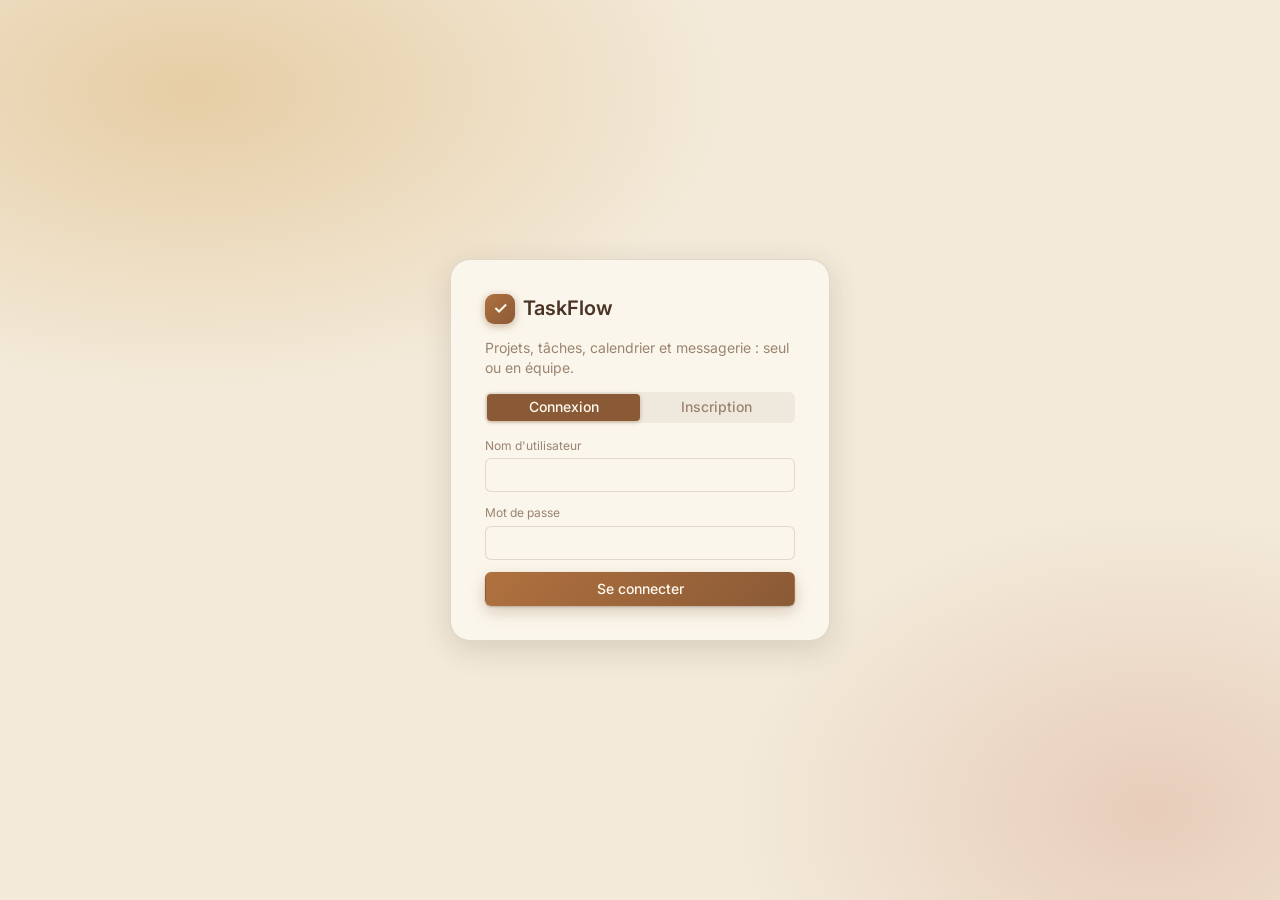
<file: frontend/index.html>
<!doctype html>
<html lang="fr">
<head>
  <meta charset="utf-8">
  <meta name="viewport" content="width=device-width, initial-scale=1">
  <title>TaskFlow</title>
  <link rel="preconnect" href="https://fonts.googleapis.com">
  <link rel="preconnect" href="https://fonts.gstatic.com" crossorigin>
  <link href="https://fonts.googleapis.com/css2?family=Inter:wght@400;500;600;700&display=swap" rel="stylesheet">
  <meta name="theme-color" content="#8a5a36">
  <link rel="manifest" href="manifest.webmanifest">
  <link rel="icon" href="icons/icon.svg" type="image/svg+xml">
  <link rel="apple-touch-icon" href="icons/apple-touch-icon.png">
  <link rel="stylesheet" href="css/style.css">
  <script src="config.js"></script>
  <script>
    // Filet de sécurité : une erreur JavaScript ne doit jamais laisser un écran vide sans explication.
    (function () {
      function show(msg) {
        var b = document.getElementById("fatal");
        if (!b) { b = document.createElement("div"); b.id = "fatal"; b.setAttribute("role", "alert"); document.body.appendChild(b); }
        b.textContent = "Erreur d'affichage : " + msg + " — rechargez la page avec Cmd+Maj+R (ou Ctrl+F5). Si le problème persiste, signalez ce message.";
      }
      window.addEventListener("error", function (e) { show(e.message || "script introuvable"); });
      window.addEventListener("unhandledrejection", function (e) { show((e.reason && e.reason.message) || String(e.reason)); });
    })();
  </script>
</head>
<body>
  <div id="auth" hidden>
    <div class="auth-card">
      <div class="brand big"><span class="logo">✓</span> TaskFlow</div>
      <p class="muted">Projets, tâches, calendrier et messagerie : seul ou en équipe.</p>
      <div id="invite-banner" class="invite-banner" hidden></div>
      <div class="seg" id="auth-tabs">
        <button class="on" data-auth-tab="login">Connexion</button>
        <button data-auth-tab="register">Inscription</button>
      </div>
      <form id="login-form" class="stack">
        <label>Nom d'utilisateur<input name="username" required autocomplete="username"></label>
        <label>Mot de passe<input name="password" type="password" required autocomplete="current-password"></label>
        <button class="btn primary">Se connecter</button>
      </form>
      <form id="register-form" class="stack" hidden>
        <label>Nom d'utilisateur<input name="username" required autocomplete="username"></label>
        <label>Email<input name="email" type="email" required autocomplete="email"></label>
        <label>Mot de passe<input name="password" type="password" required minlength="8" autocomplete="new-password"></label>
        <button class="btn primary">Créer mon compte</button>
      </form>
    </div>
  </div>

  <div id="app" hidden>
    <aside id="sidebar"></aside>
    <main>
      <header id="toolbar"></header>
      <section id="view"></section>
    </main>
    <aside id="panel"></aside>
  </div>

  <div id="dock" class="dock" hidden></div>
  <dialog id="modal"></dialog>
  <div id="toast" role="status" aria-live="polite"></div>
  <script type="module" src="js/app.js"></script>
</body>
</html>
</file>
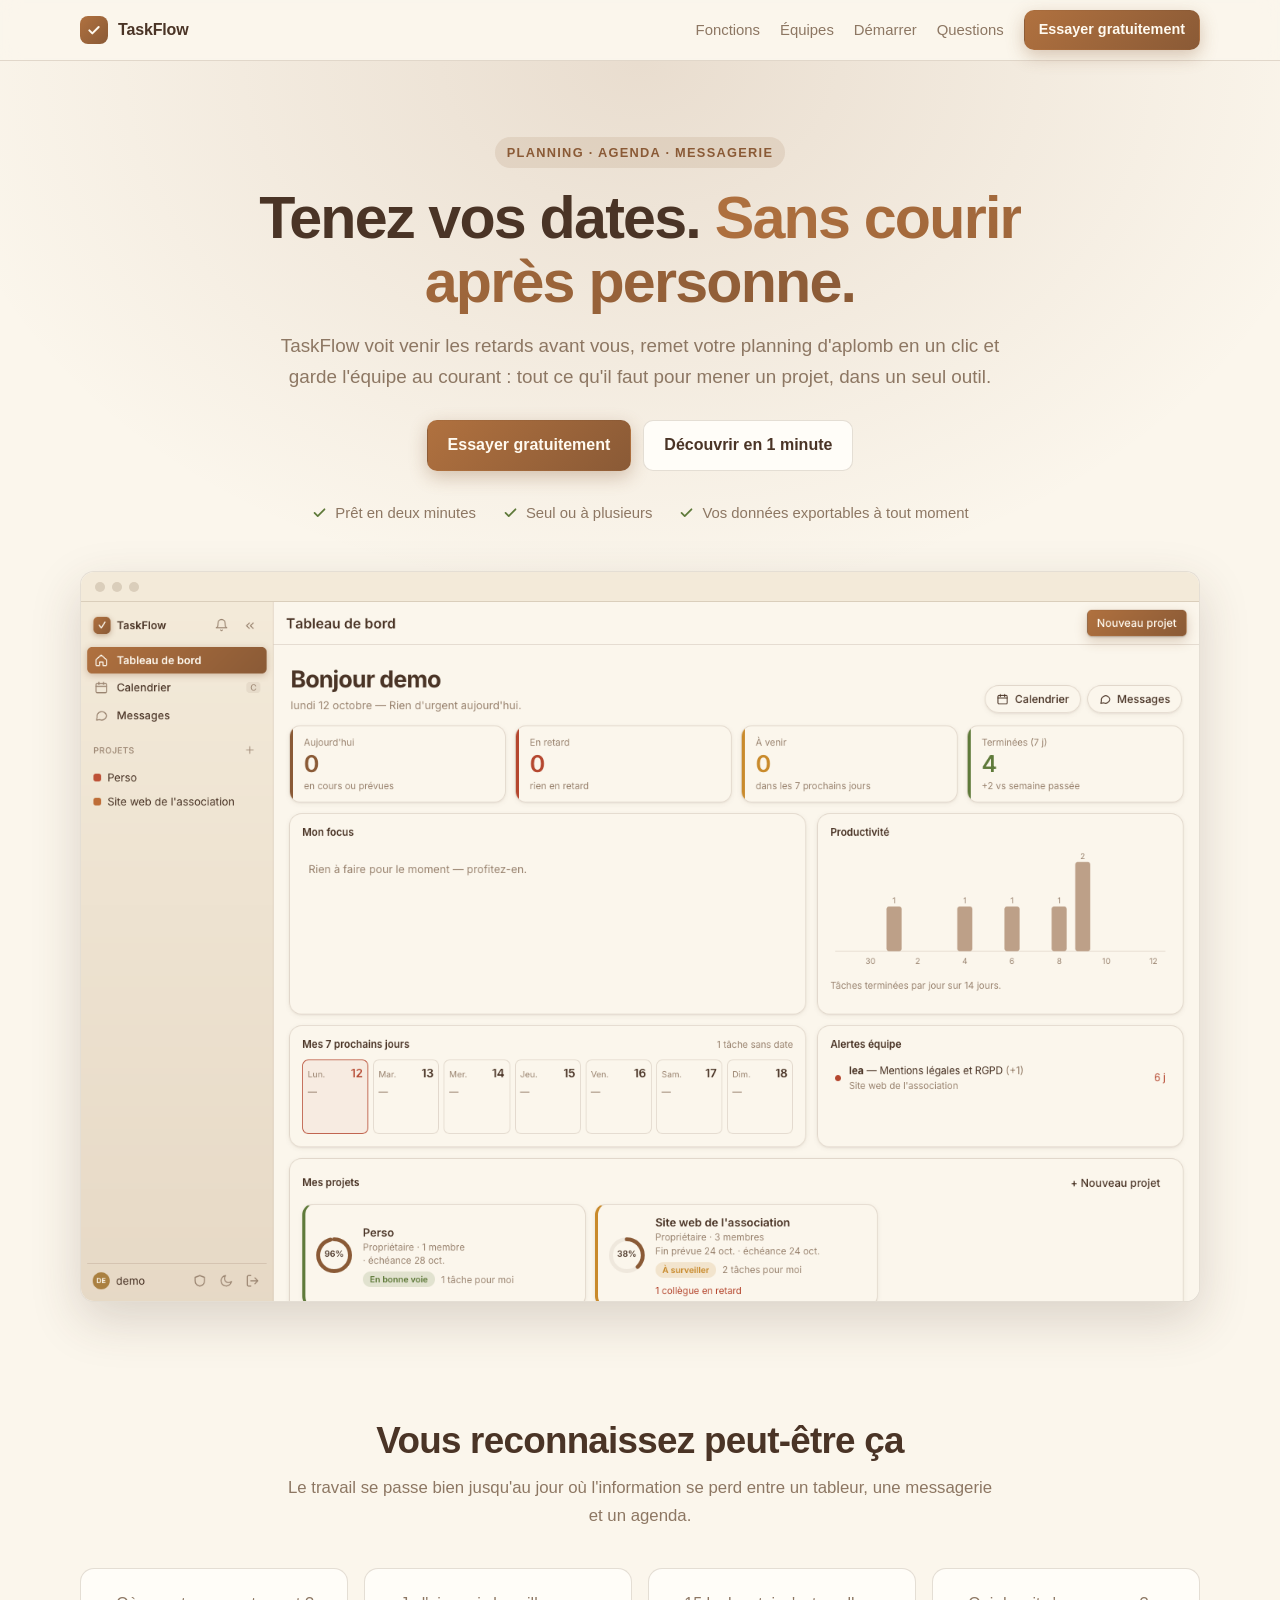
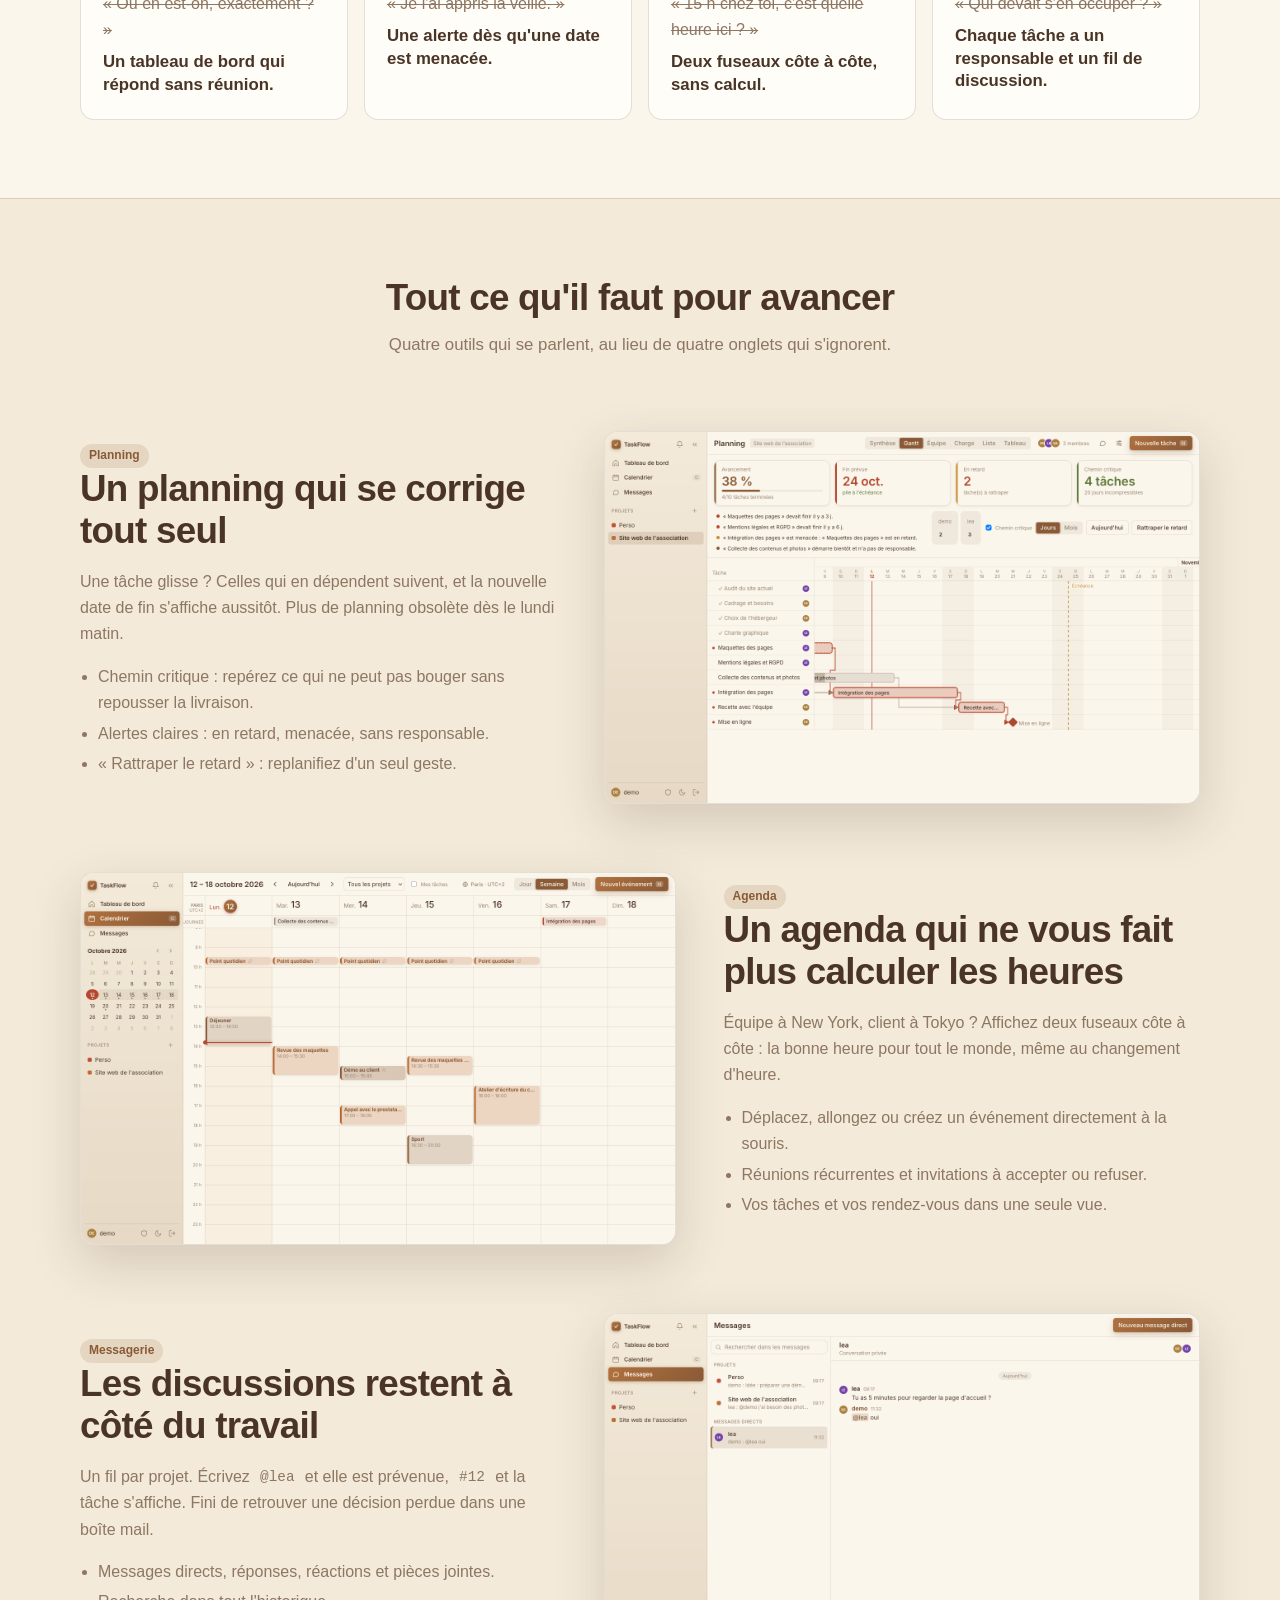
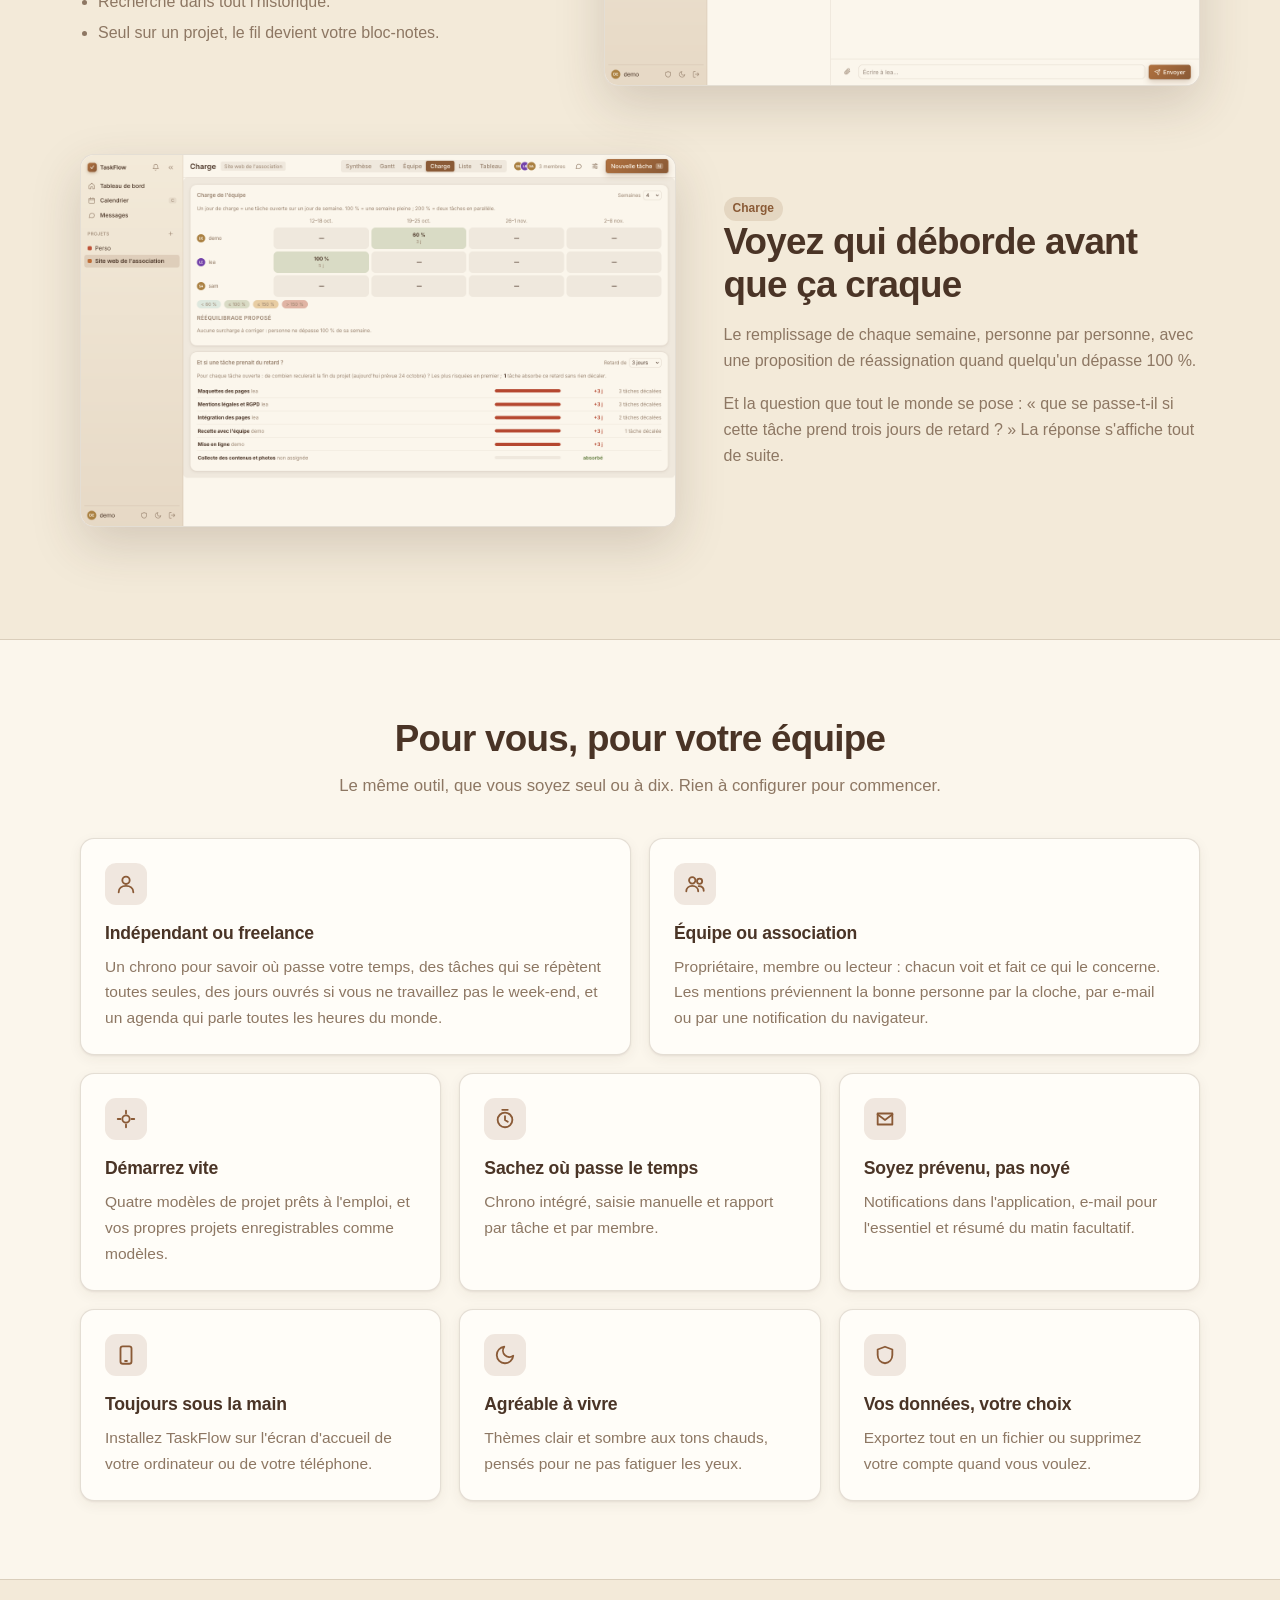
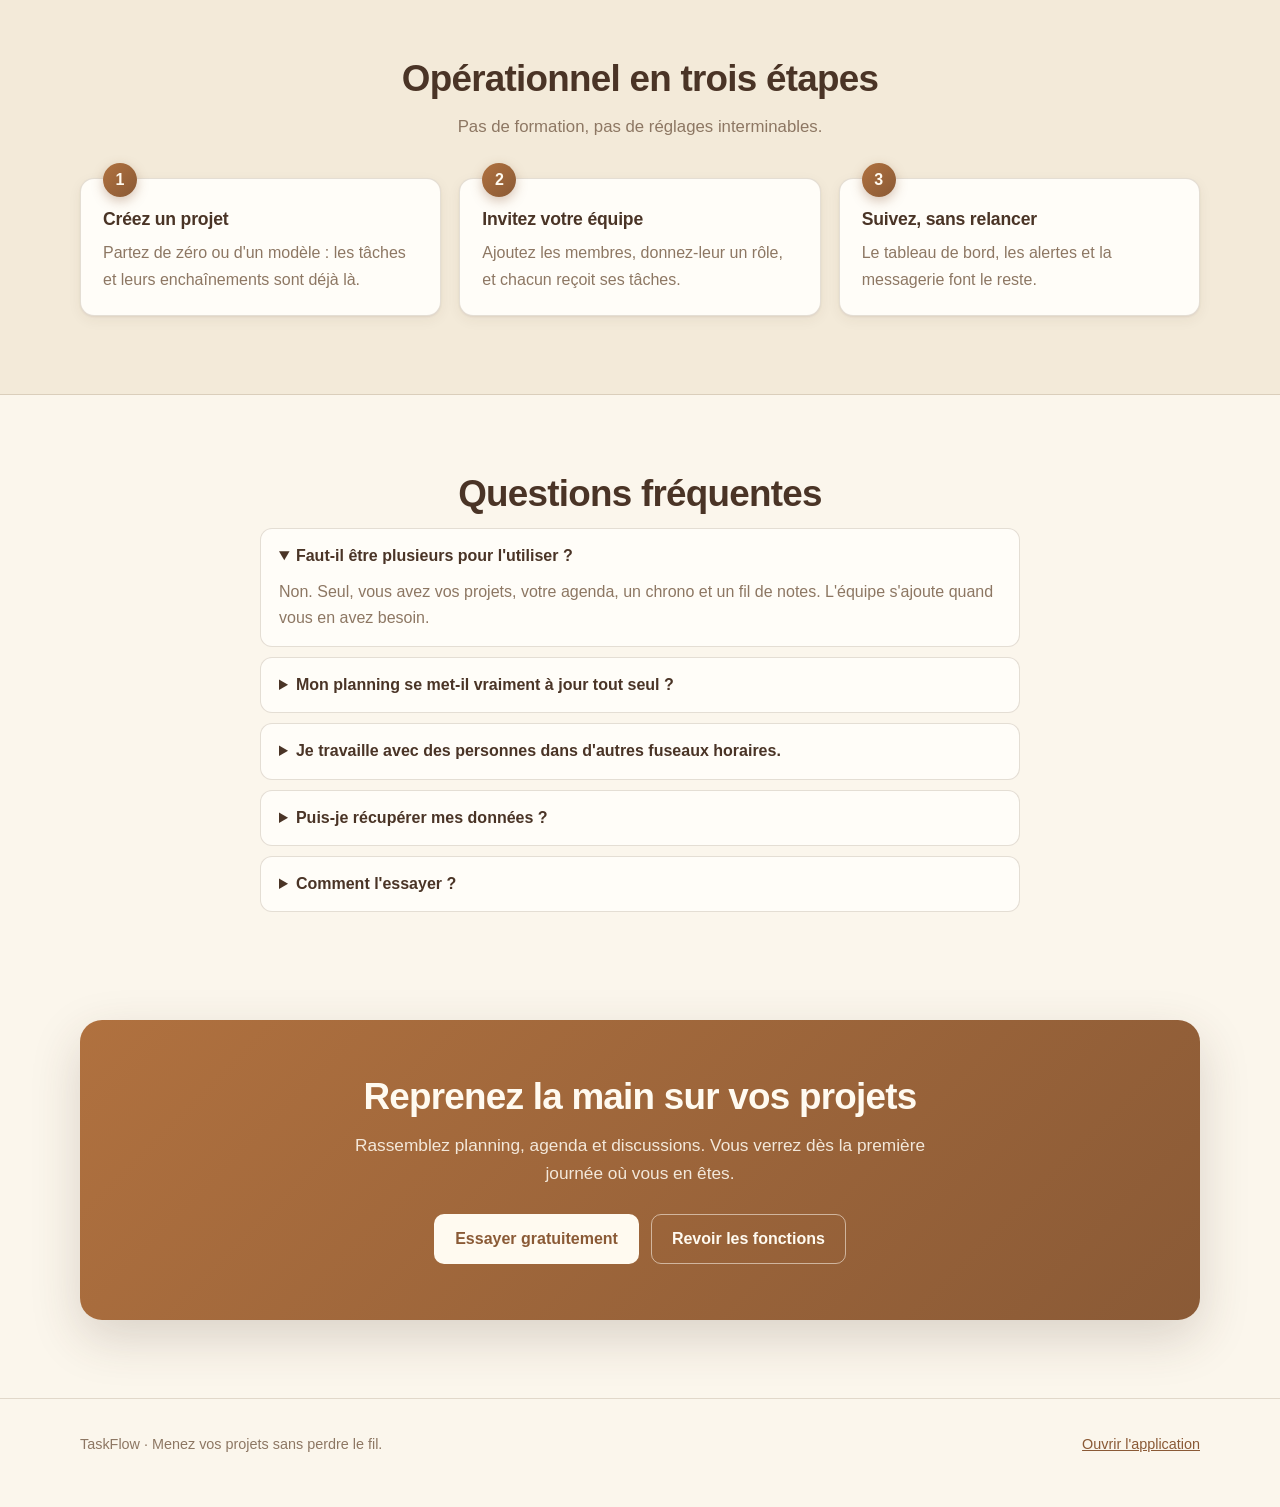
<file: frontend/vitrine/index.html>
<!doctype html>
<html lang="fr">
<head>
  <meta charset="utf-8">
  <meta name="viewport" content="width=device-width, initial-scale=1">
  <title>TaskFlow · Menez vos projets sans perdre le fil</title>
  <meta name="description" content="TaskFlow réunit planning Gantt, agenda à fuseaux horaires et messagerie d'équipe. Sachez où en est votre projet, prévenez les bonnes personnes, tenez vos dates.">
  <meta name="theme-color" content="#8a5a36">
  <link rel="icon" href="../icons/icon.svg" type="image/svg+xml">
  <link rel="stylesheet" href="vitrine.css">
  <style>
    .hero h1 { max-width: 14em; }
    .pains { display: grid; grid-template-columns: repeat(auto-fit, minmax(240px, 1fr)); gap: 16px; }
    .pain { padding: 22px; border-radius: 14px; background: var(--card); border: 1px solid var(--border); }
    .pain s { color: var(--muted); display: block; margin-bottom: 8px; }
    .pain b { display: block; font-size: 1.05rem; line-height: 1.35; }
    .steps { counter-reset: s; display: grid; grid-template-columns: repeat(auto-fit, minmax(240px, 1fr)); gap: 18px; }
    .step { position: relative; padding: 26px 22px 22px; background: var(--card); border: 1px solid var(--border); border-radius: 14px; box-shadow: var(--shadow-sm); }
    .step::before { counter-increment: s; content: counter(s); position: absolute; top: -16px; left: 22px; width: 34px; height: 34px; border-radius: 50%; background: var(--grad); color: var(--on-accent); font-weight: 700; display: grid; place-items: center; box-shadow: 0 4px 12px rgba(138, 90, 54, 0.35); }
    .step p { margin: 0; color: var(--muted); }
    .big-cta { background: var(--grad); color: var(--on-accent); border-radius: 22px; padding: 56px 24px; text-align: center; box-shadow: var(--shadow); }
    .big-cta h2 { color: var(--on-accent); }
    .big-cta p { color: var(--on-accent); opacity: 0.88; max-width: 34em; margin: 0 auto 26px; font-size: 1.08rem; }
    .big-cta .btn { background: var(--on-accent); color: var(--accent); border-color: transparent; }
    .big-cta .btn.line { background: transparent; color: var(--on-accent); border-color: rgba(255, 250, 240, 0.55); }
    .trust { display: flex; flex-wrap: wrap; gap: 10px 26px; justify-content: center; margin-top: 30px; color: var(--muted); font-size: 0.93rem; }
    .trust span { display: inline-flex; align-items: center; gap: 7px; }
    .trust svg { width: 17px; height: 17px; color: var(--ok); }
  </style>
</head>
<body>
<header class="top">
  <div class="wrap">
    <a class="brand" href="./"><span class="logo"><svg width="16" height="16" viewBox="0 0 24 24" fill="none" stroke="currentColor" stroke-width="3" stroke-linecap="round" stroke-linejoin="round"><path d="M5 12.5l4.5 4.5L19 7.5"/></svg></span>TaskFlow</a>
    <nav>
      <a class="hide-s" href="#fonctions">Fonctions</a>
      <a class="hide-s" href="#equipe">Équipes</a>
      <a class="hide-s" href="#demarrer">Démarrer</a>
      <a class="hide-s" href="#faq">Questions</a>
      <a class="btn primary sm" href="/app">Essayer gratuitement</a>
    </nav>
  </div>
</header>

<main>
  <section class="hero">
    <div class="wrap">
      <span class="eyebrow reveal">Planning · Agenda · Messagerie</span>
      <h1 class="reveal">Tenez vos dates. <em>Sans courir après personne.</em></h1>
      <p class="lead reveal">TaskFlow voit venir les retards avant vous, remet votre planning d'aplomb en un clic et garde l'équipe au courant : tout ce qu'il faut pour mener un projet, dans un seul outil.</p>
      <div class="cta reveal">
        <a class="btn primary" href="/app">Essayer gratuitement</a>
        <a class="btn" href="#fonctions">Découvrir en 1 minute</a>
      </div>
      <div class="trust reveal">
        <span><svg viewBox="0 0 24 24" fill="none" stroke="currentColor" stroke-width="2.5" stroke-linecap="round" stroke-linejoin="round"><path d="M5 12.5l4.5 4.5L19 7.5"/></svg>Prêt en deux minutes</span>
        <span><svg viewBox="0 0 24 24" fill="none" stroke="currentColor" stroke-width="2.5" stroke-linecap="round" stroke-linejoin="round"><path d="M5 12.5l4.5 4.5L19 7.5"/></svg>Seul ou à plusieurs</span>
        <span><svg viewBox="0 0 24 24" fill="none" stroke="currentColor" stroke-width="2.5" stroke-linecap="round" stroke-linejoin="round"><path d="M5 12.5l4.5 4.5L19 7.5"/></svg>Vos données exportables à tout moment</span>
      </div>
      <div class="shot reveal">
        <div class="bar"><i></i><i></i><i></i></div>
        <img src="img/accueil.png" alt="Tableau de bord TaskFlow : avancement, tâches du jour et projets en cours" width="1440" height="900">
      </div>
    </div>
  </section>

  <section>
    <div class="wrap">
      <div class="center">
        <h2>Vous reconnaissez peut-être ça</h2>
        <p class="sub">Le travail se passe bien jusqu'au jour où l'information se perd entre un tableur, une messagerie et un agenda.</p>
      </div>
      <div class="pains">
        <div class="pain"><s>« Où en est-on, exactement ? »</s><b>Un tableau de bord qui répond sans réunion.</b></div>
        <div class="pain"><s>« Je l'ai appris la veille. »</s><b>Une alerte dès qu'une date est menacée.</b></div>
        <div class="pain"><s>« 15 h chez toi, c'est quelle heure ici ? »</s><b>Deux fuseaux côte à côte, sans calcul.</b></div>
        <div class="pain"><s>« Qui devait s'en occuper ? »</s><b>Chaque tâche a un responsable et un fil de discussion.</b></div>
      </div>
    </div>
  </section>

  <section class="band" id="fonctions">
    <div class="wrap">
      <div class="center" style="margin-bottom:30px">
        <h2>Tout ce qu'il faut pour avancer</h2>
        <p class="sub">Quatre outils qui se parlent, au lieu de quatre onglets qui s'ignorent.</p>
      </div>

      <div class="feature">
        <div class="txt">
          <span class="tag">Planning</span>
          <h2>Un planning qui se corrige tout seul</h2>
          <p>Une tâche glisse ? Celles qui en dépendent suivent, et la nouvelle date de fin s'affiche aussitôt. Plus de planning obsolète dès le lundi matin.</p>
          <ul>
            <li>Chemin critique : repérez ce qui ne peut pas bouger sans repousser la livraison.</li>
            <li>Alertes claires : en retard, menacée, sans responsable.</li>
            <li>« Rattraper le retard » : replanifiez d'un seul geste.</li>
          </ul>
        </div>
        <div class="shot"><img src="img/gantt.png" alt="Diagramme de Gantt avec dépendances et chemin critique" width="1440" height="900"></div>
      </div>

      <div class="feature flip">
        <div class="txt">
          <span class="tag">Agenda</span>
          <h2>Un agenda qui ne vous fait plus calculer les heures</h2>
          <p>Équipe à New York, client à Tokyo ? Affichez deux fuseaux côte à côte : la bonne heure pour tout le monde, même au changement d'heure.</p>
          <ul>
            <li>Déplacez, allongez ou créez un événement directement à la souris.</li>
            <li>Réunions récurrentes et invitations à accepter ou refuser.</li>
            <li>Vos tâches et vos rendez-vous dans une seule vue.</li>
          </ul>
        </div>
        <div class="shot"><img src="img/calendrier.png" alt="Calendrier de la semaine avec événements récurrents et fuseau horaire" width="1440" height="900"></div>
      </div>

      <div class="feature">
        <div class="txt">
          <span class="tag">Messagerie</span>
          <h2>Les discussions restent à côté du travail</h2>
          <p>Un fil par projet. Écrivez <code>@lea</code> et elle est prévenue, <code>#12</code> et la tâche s'affiche. Fini de retrouver une décision perdue dans une boîte mail.</p>
          <ul>
            <li>Messages directs, réponses, réactions et pièces jointes.</li>
            <li>Recherche dans tout l'historique.</li>
            <li>Seul sur un projet, le fil devient votre bloc-notes.</li>
          </ul>
        </div>
        <div class="shot"><img src="img/messagerie.png" alt="Messagerie avec conversations de projet et messages directs" width="1440" height="900"></div>
      </div>

      <div class="feature flip">
        <div class="txt">
          <span class="tag">Charge</span>
          <h2>Voyez qui déborde avant que ça craque</h2>
          <p>Le remplissage de chaque semaine, personne par personne, avec une proposition de réassignation quand quelqu'un dépasse 100 %.</p>
          <p>Et la question que tout le monde se pose : « que se passe-t-il si cette tâche prend trois jours de retard ? » La réponse s'affiche tout de suite.</p>
        </div>
        <div class="shot"><img src="img/charge.png" alt="Charge de l'équipe par semaine et simulation de retard" width="1440" height="900"></div>
      </div>
    </div>
  </section>

  <section id="equipe">
    <div class="wrap">
      <div class="center">
        <h2>Pour vous, pour votre équipe</h2>
        <p class="sub">Le même outil, que vous soyez seul ou à dix. Rien à configurer pour commencer.</p>
      </div>
      <div class="grid g2">
        <div class="card">
          <div class="ico"><svg viewBox="0 0 24 24" fill="none" stroke="currentColor" stroke-width="2" stroke-linecap="round" stroke-linejoin="round"><circle cx="12" cy="8" r="4"/><path d="M4 21c0-4.4 3.6-7 8-7s8 2.6 8 7"/></svg></div>
          <h3>Indépendant ou freelance</h3>
          <p>Un chrono pour savoir où passe votre temps, des tâches qui se répètent toutes seules, des jours ouvrés si vous ne travaillez pas le week-end, et un agenda qui parle toutes les heures du monde.</p>
        </div>
        <div class="card">
          <div class="ico"><svg viewBox="0 0 24 24" fill="none" stroke="currentColor" stroke-width="2" stroke-linecap="round" stroke-linejoin="round"><circle cx="9" cy="8" r="3.5"/><circle cx="17" cy="9" r="2.8"/><path d="M2.5 20c0-3.6 2.9-6 6.5-6s6.5 2.4 6.5 6M16 14.4c3 0 5.5 1.7 5.5 5"/></svg></div>
          <h3>Équipe ou association</h3>
          <p>Propriétaire, membre ou lecteur : chacun voit et fait ce qui le concerne. Les mentions préviennent la bonne personne par la cloche, par e-mail ou par une notification du navigateur.</p>
        </div>
      </div>
      <div class="grid g3" style="margin-top:18px">
        <div class="card"><div class="ico"><svg viewBox="0 0 24 24" fill="none" stroke="currentColor" stroke-width="2" stroke-linecap="round" stroke-linejoin="round"><path d="M12 3v3M12 18v3M3 12h3M18 12h3"/><circle cx="12" cy="12" r="4"/></svg></div><h3>Démarrez vite</h3><p>Quatre modèles de projet prêts à l'emploi, et vos propres projets enregistrables comme modèles.</p></div>
        <div class="card"><div class="ico"><svg viewBox="0 0 24 24" fill="none" stroke="currentColor" stroke-width="2" stroke-linecap="round" stroke-linejoin="round"><circle cx="12" cy="13" r="8"/><path d="M12 9v4l3 2M9 2h6"/></svg></div><h3>Sachez où passe le temps</h3><p>Chrono intégré, saisie manuelle et rapport par tâche et par membre.</p></div>
        <div class="card"><div class="ico"><svg viewBox="0 0 24 24" fill="none" stroke="currentColor" stroke-width="2" stroke-linecap="round" stroke-linejoin="round"><path d="M4 6h16v12H4z"/><path d="M4 7l8 6 8-6"/></svg></div><h3>Soyez prévenu, pas noyé</h3><p>Notifications dans l'application, e-mail pour l'essentiel et résumé du matin facultatif.</p></div>
        <div class="card"><div class="ico"><svg viewBox="0 0 24 24" fill="none" stroke="currentColor" stroke-width="2" stroke-linecap="round" stroke-linejoin="round"><rect x="6" y="2.5" width="12" height="19" rx="2.5"/><path d="M11 18.5h2"/></svg></div><h3>Toujours sous la main</h3><p>Installez TaskFlow sur l'écran d'accueil de votre ordinateur ou de votre téléphone.</p></div>
        <div class="card"><div class="ico"><svg viewBox="0 0 24 24" fill="none" stroke="currentColor" stroke-width="2" stroke-linecap="round" stroke-linejoin="round"><path d="M21 12.8A9 9 0 1 1 11.2 3 7 7 0 0 0 21 12.8z"/></svg></div><h3>Agréable à vivre</h3><p>Thèmes clair et sombre aux tons chauds, pensés pour ne pas fatiguer les yeux.</p></div>
        <div class="card"><div class="ico"><svg viewBox="0 0 24 24" fill="none" stroke="currentColor" stroke-width="2" stroke-linecap="round" stroke-linejoin="round"><path d="M12 3l8 3v6c0 5-3.4 8.4-8 9-4.6-.6-8-4-8-9V6z"/></svg></div><h3>Vos données, votre choix</h3><p>Exportez tout en un fichier ou supprimez votre compte quand vous voulez.</p></div>
      </div>
    </div>
  </section>

  <section class="band" id="demarrer">
    <div class="wrap">
      <div class="center">
        <h2>Opérationnel en trois étapes</h2>
        <p class="sub">Pas de formation, pas de réglages interminables.</p>
      </div>
      <div class="steps" style="margin-top:34px">
        <div class="step"><h3>Créez un projet</h3><p>Partez de zéro ou d'un modèle : les tâches et leurs enchaînements sont déjà là.</p></div>
        <div class="step"><h3>Invitez votre équipe</h3><p>Ajoutez les membres, donnez-leur un rôle, et chacun reçoit ses tâches.</p></div>
        <div class="step"><h3>Suivez, sans relancer</h3><p>Le tableau de bord, les alertes et la messagerie font le reste.</p></div>
      </div>
    </div>
  </section>

  <section id="faq">
    <div class="narrow">
      <div class="center"><h2>Questions fréquentes</h2></div>
      <details open><summary>Faut-il être plusieurs pour l'utiliser ?</summary><p>Non. Seul, vous avez vos projets, votre agenda, un chrono et un fil de notes. L'équipe s'ajoute quand vous en avez besoin.</p></details>
      <details><summary>Mon planning se met-il vraiment à jour tout seul ?</summary><p>Oui, pour les dépendances : quand une tâche est repoussée, celles qui en dépendent sont décalées à sa suite, et la fin prévue est recalculée. Les tâches terminées ne bougent jamais.</p></details>
      <details><summary>Je travaille avec des personnes dans d'autres fuseaux horaires.</summary><p>L'agenda enregistre chaque heure de façon universelle et l'affiche dans votre fuseau, avec un second fuseau en colonne si vous le souhaitez, changements d'heure compris.</p></details>
      <details><summary>Puis-je récupérer mes données ?</summary><p>Oui, à tout moment : un export de tout ce qui vous concerne, et la suppression de votre compte depuis vos réglages.</p></details>
      <details><summary>Comment l'essayer ?</summary><p>Ouvrez l'application. Un compte de démonstration (<code>demo</code> / <code>demo-taskflow-2026</code>) contient déjà un projet, des événements et des messages.</p></details>
    </div>
  </section>

  <section style="padding-top:20px">
    <div class="wrap">
      <div class="big-cta">
        <h2>Reprenez la main sur vos projets</h2>
        <p>Rassemblez planning, agenda et discussions. Vous verrez dès la première journée où vous en êtes.</p>
        <div class="cta">
          <a class="btn" href="/app">Essayer gratuitement</a>
          <a class="btn line" href="#fonctions">Revoir les fonctions</a>
        </div>
      </div>
    </div>
  </section>
</main>

<footer>
  <div class="wrap">
    <span>TaskFlow · Menez vos projets sans perdre le fil.</span>
    <span><a href="/app">Ouvrir l'application</a></span>
  </div>
</footer>
</body>
</html>
</file>
<file: frontend/css/style.css>
:root {
  /* Palette crème & brun */
  --bg: #fbf6ec;
  --side: #f3ead9;
  --hover: rgba(98, 66, 40, 0.075);
  --border: rgba(98, 66, 40, 0.17);
  --text: #4a3426;
  --muted: #9a8470;
  --accent: #8a5a36;
  --on-accent: #fffaf0;
  --today: #b5472f;
  --danger: #b5472f;
  --ok: #5f7a3a;
  --amber: #c98a2b;
  --p1: #b5472f;
  --p2: #b9803f;
  --p3: #a39382;
  --teal: #2f8f86;
  --grad: linear-gradient(135deg, #b0713f, #8a5a36);
  --shadow-sm: 0 1px 2px rgba(74, 52, 38, 0.08), 0 2px 8px rgba(74, 52, 38, 0.05);
  --shadow: 0 8px 30px rgba(74, 52, 38, 0.16);
  --radius: 6px;
  color-scheme: light;
}
:root[data-theme="dark"] {
  --bg: #1f1812;
  --side: #271e16;
  --hover: rgba(239, 227, 208, 0.07);
  --border: rgba(239, 227, 208, 0.13);
  --text: #efe3d0;
  --muted: #a08d78;
  --accent: #d2a06a;
  --on-accent: #2a1d12;
  --today: #e3765a;
  --danger: #e3765a;
  --ok: #9bb36a;
  --amber: #e0a84a;
  --p1: #e3765a;
  --p2: #d2a06a;
  --p3: #8f8070;
  --teal: #4fb5aa;
  --grad: linear-gradient(135deg, #e0b07a, #c98f55);
  --shadow-sm: 0 1px 2px rgba(0, 0, 0, 0.4), 0 2px 8px rgba(0, 0, 0, 0.25);
  --shadow: 0 8px 30px rgba(0, 0, 0, 0.55);
  color-scheme: dark;
}

* { box-sizing: border-box; }
[hidden] { display: none !important; }
html, body { height: 100%; margin: 0; }
body {
  background: var(--bg);
  color: var(--text);
  font: 14px/1.45 Inter, -apple-system, BlinkMacSystemFont, "Segoe UI", sans-serif;
  -webkit-font-smoothing: antialiased;
}
button, input, select, textarea { font: inherit; color: inherit; }
button { cursor: pointer; background: none; border: 0; padding: 0; }
h1, h2, h3 { margin: 0; font-weight: 600; }
.muted { color: var(--muted); }
.small { font-size: 12px; }
.pad { padding: 4px 8px; }
.grow { flex: 1; min-width: 0; }
.ellipsis { overflow: hidden; text-overflow: ellipsis; white-space: nowrap; }
.row { display: flex; gap: 8px; align-items: center; }
.row.end { justify-content: flex-end; margin-top: 16px; }
.stack { display: flex; flex-direction: column; gap: 12px; }
.stack-sm { display: flex; flex-direction: column; gap: 4px; }

/* ---------- champs ---------- */
input, select, textarea {
  background: var(--bg);
  border: 1px solid var(--border);
  border-radius: var(--radius);
  padding: 6px 8px;
  min-width: 0;
}
input:focus, select:focus, textarea:focus, button:focus-visible {
  outline: 2px solid color-mix(in srgb, var(--accent) 55%, transparent);
  outline-offset: 0;
}
label { display: flex; flex-direction: column; gap: 4px; font-size: 12px; color: var(--muted); }
label.block { margin-top: 12px; }
label input, label select, label textarea { color: var(--text); font-size: 14px; }
textarea { resize: vertical; width: 100%; }
input:disabled, select:disabled, textarea:disabled { opacity: 0.7; background: transparent; }

/* ---------- boutons ---------- */
.btn {
  padding: 6px 12px; border-radius: var(--radius); border: 1px solid var(--border);
  font-weight: 500; display: inline-flex; align-items: center; gap: 8px; white-space: nowrap;
}
.btn:hover { background: var(--hover); }
.btn.primary { background: var(--accent); border-color: var(--accent); color: var(--on-accent); }
.btn.primary:hover { filter: brightness(1.08); background: var(--accent); }
.btn.ghost { border-color: transparent; }
.btn.sq { width: 30px; justify-content: center; padding: 6px 0; font-size: 16px; }
.btn.danger, .btn.ghost.danger { color: var(--danger); }
.icon-btn { width: 24px; height: 24px; border-radius: 4px; color: var(--muted); display: inline-grid; place-items: center; }
.icon-btn:hover { background: var(--hover); color: var(--text); }
kbd { font: 11px Inter, sans-serif; padding: 0 5px; border-radius: 4px; background: rgba(255, 250, 240, 0.25); }
.seg { display: inline-flex; background: var(--hover); border-radius: var(--radius); padding: 2px; }
.seg button { padding: 3px 10px; border-radius: 4px; color: var(--muted); font-weight: 500; }
.seg button.on { background: var(--bg); color: var(--text); box-shadow: 0 1px 2px rgba(0, 0, 0, 0.15); }

/* ---------- avatars ---------- */
.avatar {
  --h: 200;
  display: inline-grid; place-items: center; flex: none;
  width: 22px; height: 22px; border-radius: 50%;
  background: hsl(calc(14 + var(--h) * 0.17) 36% 42%); color: #fffaf0; font-size: 9px; font-weight: 700;
}
.avatar.sm { width: 20px; height: 20px; font-size: 8px; }
.avatar.xs { width: 16px; height: 16px; font-size: 7px; }
.avatars { display: inline-flex; align-items: center; gap: 8px; padding: 3px 6px; border-radius: var(--radius); }
.avatars:hover { background: var(--hover); }
.avatars .avatar + .avatar { margin-left: -12px; box-shadow: 0 0 0 2px var(--bg); }

/* ---------- mise en page ---------- */
#app { display: flex; height: 100vh; overflow: hidden; }
#sidebar {
  width: 248px; flex: none; background: var(--side); border-right: 1px solid var(--border);
  padding: 12px 8px; display: flex; flex-direction: column; gap: 12px; overflow-y: auto;
}
main { flex: 1; min-width: 0; display: flex; flex-direction: column; }
#toolbar { display: flex; align-items: center; gap: 12px; padding: 10px 16px; border-bottom: 1px solid var(--border); min-height: 53px; }
#toolbar h1 { font-size: 18px; white-space: nowrap; }
#toolbar h1::first-letter { text-transform: uppercase; }
#view { flex: 1; min-height: 0; overflow: auto; }
.nav { display: flex; gap: 2px; }
.tag { padding: 2px 8px; border-radius: 4px; background: var(--hover); font-size: 12px; color: var(--muted); max-width: 200px; overflow: hidden; text-overflow: ellipsis; white-space: nowrap; }
.brand { display: flex; align-items: center; gap: 8px; font-weight: 600; padding: 4px 8px; }
.brand.big { font-size: 20px; padding: 0; }
.logo { display: inline-grid; place-items: center; width: 22px; height: 22px; border-radius: 6px; background: var(--accent); color: var(--on-accent); font-size: 13px; }

/* ---------- barre latérale ---------- */
.side-section { display: flex; flex-direction: column; gap: 2px; border-radius: var(--radius); }
.side-section.grow { flex: 1; min-height: 80px; }
.side-title { display: flex; align-items: center; justify-content: space-between; padding: 4px 8px; font-size: 12px; font-weight: 500; color: var(--muted); }
.count { font-size: 11px; background: var(--hover); border-radius: 10px; padding: 0 7px; color: var(--muted); }
.proj { display: flex; align-items: center; gap: 8px; padding: 5px 8px; border-radius: var(--radius); text-align: left; overflow: hidden; white-space: nowrap; text-overflow: ellipsis; }
.proj:hover { background: var(--hover); }
.proj.active { background: var(--hover); font-weight: 600; }
.dot { --h: 200; width: 8px; height: 8px; border-radius: 50%; background: hsl(calc(14 + var(--h) * 0.17) 42% 48%); flex: none; }
.side-foot { display: flex; align-items: center; gap: 6px; padding: 8px 4px 0; border-top: 1px solid var(--border); }

.mini { padding: 0 4px; }
.mini-head { display: flex; justify-content: space-between; align-items: center; padding: 2px 4px 6px; text-transform: capitalize; }
.mini-grid { display: grid; grid-template-columns: repeat(7, 1fr); gap: 1px; text-align: center; }
.mini-grid i { font-style: normal; font-size: 10px; color: var(--muted); padding: 2px 0; }
.mday { height: 26px; border-radius: 50%; font-size: 12px; position: relative; }
.mday:hover { background: var(--hover); }
.mday.out { color: var(--muted); opacity: 0.55; }
.mday.inweek { background: var(--hover); border-radius: 0; }
.mday.today { background: var(--today); color: var(--on-accent); font-weight: 600; border-radius: 50%; }
.mday.has::after { content: ""; position: absolute; bottom: 2px; left: 50%; width: 3px; height: 3px; margin-left: -1.5px; border-radius: 50%; background: var(--accent); }
.mday.today.has::after { background: var(--on-accent); }

.dragging { opacity: 0.4; }
.drop-over { background: color-mix(in srgb, var(--accent) 12%, transparent) !important; outline: 1px dashed var(--accent); outline-offset: -2px; }

.more { text-align: left; font-size: 11px; color: var(--muted); padding: 0 6px; }
.more:hover { color: var(--text); }

/* ---------- tableau ---------- */
.board { display: grid; grid-template-columns: repeat(3, minmax(240px, 1fr)); gap: 16px; padding: 16px; align-items: start; min-height: 100%; }
.col { background: var(--side); border-radius: 8px; padding: 8px; min-height: 200px; }
.col-head { display: flex; align-items: center; gap: 8px; padding: 4px 6px 8px; }
.card { --c: var(--p2); background: var(--bg); border: 1px solid var(--border); border-left: 3px solid var(--c); border-radius: var(--radius); padding: 8px 10px; cursor: pointer; }
.card.p1 { --c: var(--p1); } .card.p3 { --c: var(--p3); }
.card:hover { box-shadow: 0 2px 8px rgba(0, 0, 0, 0.1); }
.card .meta { display: flex; gap: 8px; align-items: center; margin-top: 6px; font-size: 12px; color: var(--muted); }
.late-text { color: var(--today); }

/* ---------- panneau de détail ---------- */
#panel {
  width: 0; flex: none; overflow: hidden; border-left: 0 solid var(--border);
  background: var(--bg); transition: width 0.18s ease;
}
#panel.open { width: 360px; border-left-width: 1px; overflow-y: auto; padding: 12px 16px 24px; }
.panel-head { display: flex; justify-content: space-between; align-items: center; margin-bottom: 8px; }
.title-input { width: 100%; font-size: 20px; font-weight: 600; border-color: transparent; padding: 6px 4px; background: transparent; }
.title-input:hover:not(:disabled) { background: var(--hover); }
.props { display: grid; grid-template-columns: 1fr 1fr; gap: 10px; margin-top: 8px; }
.comments { margin-top: 20px; border-top: 1px solid var(--border); padding-top: 12px; }
.comments h3, .modal-card h3 { font-size: 13px; margin: 14px 0 8px; }
.comment { display: flex; gap: 8px; margin-bottom: 12px; }
.comments form input { flex: 1; }

/* ---------- modales, notifications, états vides ---------- */
dialog { border: 0; padding: 0; background: transparent; color: var(--text); max-width: 100vw; }
dialog::backdrop { background: rgba(0, 0, 0, 0.45); }
.modal-card { width: min(480px, 92vw); background: var(--bg); border: 1px solid var(--border); border-radius: 10px; box-shadow: var(--shadow); padding: 20px; }
.modal-card h2 { font-size: 16px; margin-bottom: 4px; }
.member { display: flex; align-items: center; gap: 10px; padding: 4px 0; }
.empty { display: grid; place-content: center; justify-items: center; gap: 12px; height: 100%; text-align: center; }
#toast {
  position: fixed; bottom: 20px; left: 50%; transform: translate(-50%, 20px); opacity: 0; pointer-events: none;
  background: var(--text); color: var(--bg); padding: 8px 14px; border-radius: var(--radius);
  white-space: pre-line; max-width: 80vw; transition: 0.2s; z-index: 10;
}
#toast.show { opacity: 1; transform: translate(-50%, 0); }

/* ---------- authentification ---------- */
#auth { min-height: 100vh; display: grid; place-items: center; padding: 16px; background: var(--side); }
.auth-card { width: min(380px, 100%); background: var(--bg); border: 1px solid var(--border); border-radius: 12px; box-shadow: var(--shadow); padding: 28px; display: flex; flex-direction: column; gap: 14px; }
.auth-card p { margin: 0; }
.auth-card .seg { align-self: stretch; }
.auth-card .seg button { flex: 1; }
.auth-card .btn { justify-content: center; }

/* ---------- petits écrans ---------- */
@media (max-width: 900px) {
  #sidebar { display: none; }
  #panel.open { position: fixed; inset: 0 0 0 auto; width: min(360px, 100vw); box-shadow: var(--shadow); z-index: 5; }
  #toolbar { flex-wrap: wrap; }
  .tag, .avatars .muted { display: none; }
}
@media (prefers-reduced-motion: reduce) { * { transition: none !important; } }

/* ---------- vue liste ---------- */
.list { max-width: 980px; margin: 0 auto; padding: 16px 24px 48px; }
.quick-add { display: flex; align-items: center; gap: 8px; border: 1px solid var(--border); border-radius: 8px; padding: 2px 12px; margin-bottom: 12px; }
.quick-add:focus-within { border-color: var(--accent); box-shadow: 0 0 0 3px color-mix(in srgb, var(--accent) 20%, transparent); }
.quick-add .plus { color: var(--muted); font-size: 18px; }
.quick-add input { flex: 1; border: 0; outline: 0 !important; background: transparent; padding: 9px 0; font-size: 14px; }
.filters { display: flex; align-items: center; gap: 14px; flex-wrap: wrap; padding: 6px 0 10px; border-bottom: 1px solid var(--border); }
label.inline { flex-direction: row; align-items: center; gap: 6px; }
label.inline select { padding: 3px 6px; font-size: 12px; }
.group { margin-top: 18px; }
.group-head { display: flex; align-items: center; gap: 8px; padding: 4px 8px; font-size: 13px; }
.task-row { display: grid; grid-template-columns: 22px 8px minmax(0, 1fr) 84px 130px 90px; gap: 10px; align-items: center; padding: 7px 8px; border-radius: var(--radius); cursor: pointer; border-bottom: 1px solid color-mix(in srgb, var(--border) 50%, transparent); }
.task-row:hover { background: var(--hover); }
.task-row.done .r-title { text-decoration: line-through; color: var(--muted); }
.check { width: 18px; height: 18px; border-radius: 50%; border: 1.5px solid var(--muted); display: inline-grid; place-items: center; font-size: 11px; color: transparent; }
button.check:hover { border-color: var(--accent); color: var(--accent); }
.check.on { background: var(--accent); border-color: var(--accent); color: var(--on-accent); }
.pdot { width: 8px; height: 8px; border-radius: 50%; background: var(--p2); }
.pdot.p1 { background: var(--p1); } .pdot.p3 { background: var(--p3); }
.r-title { overflow: hidden; text-overflow: ellipsis; white-space: nowrap; font-weight: 500; }
.pill { justify-self: start; font-size: 11px; padding: 1px 8px; border-radius: 10px; background: var(--hover); color: var(--muted); white-space: nowrap; }
.pill.s-doing { background: color-mix(in srgb, var(--accent) 20%, transparent); color: var(--accent); }
.pill.s-done { background: color-mix(in srgb, var(--ok) 18%, transparent); color: var(--ok); }
.r-who { display: flex; align-items: center; gap: 6px; font-size: 12px; min-width: 0; }
.r-date { text-align: right; font-size: 12px; color: var(--muted); white-space: nowrap; }
.small-empty { padding: 48px 0; height: auto; }
@media (max-width: 700px) {
  .task-row { grid-template-columns: 22px 8px minmax(0, 1fr) 80px; }
  .task-row .pill, .task-row .r-who { display: none; }
  .list { padding: 12px; }
}

/* ---------- gestion de projet : indicateurs ---------- */
#view:has(.gantt) { display: flex; flex-direction: column; overflow: hidden; }
.kpis { display: grid; grid-template-columns: repeat(4, minmax(150px, 1fr)); gap: 12px; padding: 14px 16px 8px; }
.kpi { border: 1px solid var(--border); border-radius: 10px; padding: 10px 14px; display: flex; flex-direction: column; gap: 2px; background: var(--bg); }
.k-label { font-size: 12px; color: var(--muted); }
.kpi b { font-size: 22px; font-weight: 600; letter-spacing: -0.01em; }
.kpi small { color: var(--muted); font-size: 12px; }
.kpi b.bad, .bad { color: var(--today); }
.ok { color: var(--ok); }
.meter { height: 5px; border-radius: 3px; background: var(--hover); overflow: hidden; margin: 2px 0; }
.meter i { display: block; height: 100%; background: var(--accent); border-radius: 3px; }
.g-tools { display: flex; gap: 16px; align-items: flex-start; justify-content: space-between; padding: 4px 16px 10px; flex-wrap: wrap; }
.risks { display: flex; flex-direction: column; gap: 2px; min-width: 260px; flex: 1; }
.risk { display: flex; align-items: center; gap: 8px; text-align: left; font-size: 12.5px; padding: 3px 6px; border-radius: var(--radius); }
button.risk:hover { background: var(--hover); }
.sev { width: 8px; height: 8px; border-radius: 50%; flex: none; background: var(--muted); }
.sev-high { background: var(--today); } .sev-medium { background: var(--amber); } .sev-low { background: var(--accent); } .sev-ok { background: var(--ok); }
.g-actions { display: flex; gap: 8px; align-items: center; flex-wrap: wrap; justify-content: flex-end; }
.btn:disabled { opacity: 0.45; cursor: not-allowed; }
.workload { display: flex; gap: 6px; }
.wl { font-size: 12px; padding: 2px 8px; border-radius: 10px; background: var(--hover); color: var(--muted); }
.wl b { color: var(--text); margin-left: 2px; }
.wl.over { background: color-mix(in srgb, var(--today) 18%, transparent); color: var(--today); }
.check-label { cursor: pointer; }

/* ---------- Gantt ---------- */
.gantt { flex: 1; min-height: 0; overflow: auto; border-top: 1px solid var(--border); position: relative; }
.g-head { position: sticky; top: 0; z-index: 6; display: flex; width: max-content; background: var(--bg); border-bottom: 1px solid var(--border); }
.g-corner { position: sticky; left: 0; z-index: 7; flex: none; width: 260px; background: var(--bg); border-right: 1px solid var(--border); padding: 28px 12px 6px; font-size: 12px; color: var(--muted); }
.g-months { display: flex; height: 22px; }
.g-month { flex: none; font-size: 12px; font-weight: 600; text-transform: capitalize; padding: 3px 8px; border-left: 1px solid var(--border); overflow: hidden; white-space: nowrap; }
.g-days { display: flex; height: 34px; border-top: 1px solid color-mix(in srgb, var(--border) 60%, transparent); }
.g-day { flex: none; display: flex; flex-direction: column; align-items: center; justify-content: center; font-size: 11px; color: var(--muted); line-height: 1.15; }
.g-day small { font-size: 9px; text-transform: uppercase; }
.g-day.wk { background: color-mix(in srgb, var(--hover) 70%, transparent); }
.g-day.today { color: var(--today); font-weight: 700; }
.g-body { display: flex; width: max-content; }
.g-names { position: sticky; left: 0; z-index: 9; flex: none; width: 260px; background: var(--bg); border-right: 1px solid var(--border); }
.g-name { display: flex; align-items: center; gap: 8px; padding: 0 12px; border-bottom: 1px solid color-mix(in srgb, var(--border) 55%, transparent); cursor: pointer; font-size: 13px; }
.g-name:hover { background: var(--hover); }
.g-name.done { color: var(--muted); }
.g-name.unplanned { color: var(--muted); font-style: italic; }
.crit-dot { width: 6px; height: 6px; border-radius: 50%; background: var(--today); flex: none; }
.crit-dot.off { background: transparent; }
.g-canvas { position: relative; flex: none; cursor: default;
  background-image: linear-gradient(to bottom, transparent calc(var(--row) - 1px), color-mix(in srgb, var(--border) 55%, transparent) calc(var(--row) - 1px));
  background-size: 100% var(--row); }
.g-wk { position: absolute; top: 0; bottom: 0; background: color-mix(in srgb, var(--hover) 60%, transparent); }
.g-today { position: absolute; top: 0; bottom: 0; width: 2px; margin-left: -1px; background: var(--today); opacity: 0.75; z-index: 2; }
.g-deadline { position: absolute; top: 0; bottom: 0; border-left: 2px dashed var(--amber); z-index: 2; }
.g-deadline span { position: sticky; top: 2px; margin-left: 4px; font-size: 11px; color: var(--amber); background: var(--bg); padding: 0 4px; border-radius: 3px; }
.g-svg { position: absolute; inset: 0; pointer-events: none; z-index: 3; overflow: visible; }
.g-arrow { fill: none; stroke: var(--muted); stroke-width: 1.3; opacity: 0.85; }
.g-arrow.hot { stroke: var(--today); stroke-width: 1.8; opacity: 1; }
.arr-head { fill: var(--muted); } .arr-head.hot { fill: var(--today); }

.gbar { --c: var(--p2); position: absolute; z-index: 4; height: 24px; border-radius: 6px; cursor: grab; overflow: hidden;
  background: color-mix(in srgb, var(--c) 24%, var(--bg)); border: 1px solid color-mix(in srgb, var(--c) 70%, transparent); touch-action: none; user-select: none; }
.gbar.p1 { --c: var(--p1); } .gbar.p3 { --c: var(--p3); }
.gbar.ro { cursor: pointer; }
.gbar:hover { background: color-mix(in srgb, var(--c) 34%, var(--bg)); }
.gbar .fill { position: absolute; left: 0; top: 0; bottom: 0; background: color-mix(in srgb, var(--c) 55%, transparent); pointer-events: none; }
.gbar.done { opacity: 0.6; }
.gbar.crit { box-shadow: 0 0 0 2px color-mix(in srgb, var(--today) 80%, transparent); }
.gbar.late:not(.done) { border-style: dashed; border-color: var(--today); }
.gbar.dragging { cursor: grabbing; opacity: 0.85; box-shadow: var(--shadow); z-index: 8; }
.gbar .h { position: absolute; top: 0; bottom: 0; width: 7px; cursor: ew-resize; z-index: 2; opacity: 0; background: color-mix(in srgb, var(--c) 80%, transparent); }
.gbar:hover .h { opacity: 0.55; }
.gbar .h.l { left: 0; } .gbar .h.r { right: 0; }
.gb-title { position: relative; display: block; padding: 0 10px; line-height: 22px; font-size: 12px; font-weight: 500; white-space: nowrap; overflow: hidden; text-overflow: ellipsis; pointer-events: none; }
.gb-out { position: absolute; z-index: 4; line-height: 22px; font-size: 12px; color: var(--muted); white-space: nowrap; pointer-events: none; }
.gmile { --c: var(--p2); position: absolute; z-index: 4; width: 14px; height: 14px; margin: 2px; transform: rotate(45deg); border-radius: 2px; cursor: pointer;
  background: var(--c); border: 1px solid color-mix(in srgb, var(--c) 60%, #2a1d12); }
.gmile.p1 { --c: var(--p1); } .gmile.p3 { --c: var(--p3); }
.gmile.done { opacity: 0.5; } .gmile.crit { box-shadow: 0 0 0 2px color-mix(in srgb, var(--today) 80%, transparent); }

/* ---------- panneau : dépendances ; fenêtres IA ---------- */
.deps { margin-top: 14px; border-top: 1px solid var(--border); padding-top: 10px; max-height: 190px; overflow-y: auto; }
.deps h3 { font-size: 13px; margin: 0 0 6px; }
label.inline.dep { padding: 2px 0; }
.nowrap { white-space: nowrap; }
.modal-card { max-height: 92vh; overflow-y: auto; }

@media (max-width: 900px) {
  .kpis { grid-template-columns: repeat(2, 1fr); }
  .g-corner, .g-names { width: 150px; }
}

/* ---------- vue Équipe ---------- */
.team-view { padding: 18px 20px 40px; max-width: 1200px; margin: 0 auto; }
.team-head { display: flex; align-items: baseline; gap: 14px; margin-bottom: 14px; flex-wrap: wrap; }
.team-head h2 { font-size: 18px; }
.team-grid { display: grid; grid-template-columns: repeat(auto-fill, minmax(300px, 1fr)); gap: 14px; align-items: start; }
.member-card { --st: var(--muted); border: 1px solid var(--border); border-top: 3px solid var(--st); border-radius: 10px; background: var(--bg); padding: 12px 14px 14px; display: flex; flex-direction: column; gap: 10px; }
.member-card.st-late { --st: var(--today); }
.member-card.st-over { --st: var(--amber); }
.member-card.st-ok { --st: var(--ok); }
.member-card.st-free { --st: var(--muted); }
.member-card header { display: flex; align-items: center; gap: 10px; }
.member-card .avatar { width: 32px; height: 32px; font-size: 11px; }
.badge { font-size: 11px; font-weight: 600; padding: 2px 9px; border-radius: 10px; white-space: nowrap; background: color-mix(in srgb, var(--st) 16%, transparent); color: var(--st); }
.badge.st-late { --st: var(--today); } .badge.st-over { --st: var(--amber); } .badge.st-ok { --st: var(--ok); } .badge.st-free { --st: var(--muted); }
.tm-progress small { font-size: 12px; }
.tm-sec h4 { margin: 0 0 4px; font-size: 11px; font-weight: 600; text-transform: uppercase; letter-spacing: 0.05em; color: var(--muted); }
.tl { display: flex; align-items: center; gap: 10px; width: 100%; text-align: left; padding: 5px 8px; border-radius: var(--radius); font-size: 13px; }
.tl:hover { background: var(--hover); }
.tl-meta { font-size: 12px; color: var(--muted); white-space: nowrap; }
.tl.late .tl-meta { color: var(--today); font-weight: 600; }
.member-card p { margin: 0; }

/* ---------- tableaux de bord ---------- */
.dash { max-width: 1240px; margin: 0 auto; padding: 18px 20px 48px; }
.dash-hello { margin-bottom: 14px; }
.dash-hello h2 { font-size: 24px; letter-spacing: -0.02em; }
.dash-hello p { margin: 4px 0 0; }
.dash-kpis { padding: 0 0 14px; }
.dash-kpis.five { grid-template-columns: repeat(5, minmax(140px, 1fr)); }
.dash-grid { display: grid; grid-template-columns: repeat(12, minmax(0, 1fr)); gap: 14px; }
.card { border: 1px solid var(--border); border-radius: 12px; background: var(--bg); padding: 14px 16px 16px; min-width: 0; }
.card > header { display: flex; align-items: center; justify-content: space-between; gap: 8px; margin-bottom: 10px; }
.card h3 { font-size: 13px; font-weight: 600; margin: 0; }
.span-4 { grid-column: span 4; } .span-5 { grid-column: span 5; } .span-6 { grid-column: span 6; }
.span-7 { grid-column: span 7; } .span-8 { grid-column: span 8; } .span-12 { grid-column: span 12; }
.block { display: block; }
.sub { margin: 14px 0 6px; font-size: 11px; font-weight: 600; text-transform: uppercase; letter-spacing: 0.05em; color: var(--muted); }

/* graphiques */
.chart { width: 100%; height: auto; display: block; overflow: visible; }
.chart .ax { fill: var(--muted); font-size: 10px; }
.chart .grid { stroke: var(--border); stroke-width: 1; }
.chart .seg-bg { fill: none; stroke: var(--hover); }
.chart .seg { fill: none; }
.seg-todo { stroke: var(--p3); } .seg-doing { stroke: var(--accent); } .seg-done { stroke: var(--ok); } .seg-ring { stroke: var(--accent); }
.chart .d-top { fill: var(--text); font-size: 26px; font-weight: 600; }
.chart .r-txt { fill: var(--text); font-size: 11px; font-weight: 600; }
.chart.ring { width: 46px; height: 46px; flex: none; }
.chart.donut { width: 140px; flex: none; }
.chart .l-created { fill: none; stroke: var(--muted); stroke-width: 1.8; stroke-dasharray: 5 4; }
.chart .l-done { fill: none; stroke: var(--ok); stroke-width: 2.2; }
.chart .a-done { fill: color-mix(in srgb, var(--ok) 16%, transparent); }
.chart .dot-created { fill: var(--muted); } .chart .dot-done { fill: var(--ok); }
.chart .bar { fill: color-mix(in srgb, var(--accent) 70%, var(--bg)); }
.chart .bar.today { fill: var(--accent); }
.split { display: flex; align-items: center; gap: 18px; }
.legend-list { list-style: none; margin: 0; padding: 0; display: flex; flex-direction: column; gap: 6px; flex: 1; font-size: 13px; }
.legend-list li { display: flex; align-items: center; gap: 8px; }
.legend-list b { margin-left: auto; }
.sw { display: inline-block; width: 10px; height: 10px; border-radius: 3px; flex: none; }
.sw.seg-todo { background: var(--p3); } .sw.seg-doing { background: var(--accent); } .sw.seg-done, .sw.l-done, .sw.s-done { background: var(--ok); }
.sw.l-created { background: var(--muted); } .sw.s-open { background: var(--p2); } .sw.s-late { background: var(--today); }
.legend { display: flex; align-items: center; gap: 6px; margin: 8px 0 0; font-size: 12px; color: var(--muted); flex-wrap: wrap; }
.legend .sw { margin-left: 10px; } .legend .sw:first-child { margin-left: 0; }
.pbar { display: grid; grid-template-columns: 62px 1fr 22px; align-items: center; gap: 8px; font-size: 12px; padding: 2px 0; }
.pbar > div { height: 6px; border-radius: 3px; background: var(--hover); overflow: hidden; }
.pbar i { display: block; height: 100%; border-radius: 3px; } .pbar i.p1 { background: var(--p1); } .pbar i.p2 { background: var(--p2); } .pbar i.p3 { background: var(--p3); }
.pbar b { text-align: right; }

/* accueil : focus, semaine, alertes, projets */
.frows, .alerts, .drows, .trows, .risks-list { display: flex; flex-direction: column; gap: 2px; }
.frow { display: flex; align-items: center; gap: 10px; padding: 3px 4px; border-radius: var(--radius); }
.frow:hover { background: var(--hover); }
.frow-main { display: flex; align-items: center; gap: 10px; flex: 1; min-width: 0; text-align: left; padding: 4px 0; font-size: 13.5px; font-weight: 500; }
.frow.is-late .frow-main { font-weight: 600; }
.late-text.small, .small.late-text { font-size: 12px; }
.wstrip { display: grid; grid-template-columns: repeat(7, minmax(0, 1fr)); gap: 6px; }
.wday { border: 1px solid var(--border); border-radius: 8px; padding: 6px; min-height: 96px; display: flex; flex-direction: column; gap: 4px; min-width: 0; }
.wday.today { border-color: var(--today); background: color-mix(in srgb, var(--today) 6%, transparent); }
.wday-h { display: flex; align-items: baseline; justify-content: space-between; font-size: 11px; color: var(--muted); text-transform: capitalize; }
.wday-h b { font-size: 15px; color: var(--text); font-weight: 600; }
.wday.today .wday-h b { color: var(--today); }
.wchip { text-align: left; font-size: 11.5px; padding: 2px 6px; border-radius: 4px; overflow: hidden; text-overflow: ellipsis; white-space: nowrap;
  background: color-mix(in srgb, var(--accent) 16%, var(--bg)); border-left: 3px solid var(--accent); }
.wchip:hover { background: color-mix(in srgb, var(--accent) 28%, var(--bg)); }
.alert { display: flex; align-items: center; gap: 10px; text-align: left; padding: 6px 6px; border-radius: var(--radius); font-size: 13px; }
.alert:hover { background: var(--hover); }
.proj-cards { display: grid; grid-template-columns: repeat(auto-fill, minmax(290px, 1fr)); gap: 12px; }
.proj-card { --st: var(--muted); display: flex; align-items: center; gap: 14px; text-align: left; border: 1px solid var(--border); border-left: 4px solid var(--st); border-radius: 10px; padding: 12px 14px; }
.proj-card:hover { background: var(--hover); }
.proj-card.h-ok { --st: var(--ok); } .proj-card.h-risk { --st: var(--amber); } .proj-card.h-late { --st: var(--today); } .proj-card.h-free { --st: var(--muted); }
.pc-name { font-weight: 600; font-size: 14.5px; }
.pc-line { display: flex; align-items: center; gap: 8px; margin-top: 6px; flex-wrap: wrap; }
.badge.h-ok { --st: var(--ok); } .badge.h-risk { --st: var(--amber); } .badge.h-late { --st: var(--today); } .badge.h-free { --st: var(--muted); }

/* synthèse projet : équipe, échéances */
.trow { display: grid; grid-template-columns: 20px 90px 1fr auto; align-items: center; gap: 10px; text-align: left; padding: 5px 4px; border-radius: var(--radius); }
.trow:hover { background: var(--hover); }
.tname { font-size: 13px; }
.stack-bar { display: flex; height: 10px; border-radius: 5px; overflow: hidden; background: var(--hover); }
.stack-bar i { display: block; height: 100%; } .stack-bar .s-done { background: var(--ok); } .stack-bar .s-open { background: var(--p2); } .stack-bar .s-late { background: var(--today); }
.drow { display: flex; align-items: center; gap: 10px; text-align: left; padding: 5px 6px; border-radius: var(--radius); font-size: 13px; }
button.drow:hover { background: var(--hover); }
.dd { width: 52px; flex: none; font-size: 12px; font-weight: 600; color: var(--accent); }
.dd.ok { color: var(--ok); }
.homebtn { font-weight: 600; margin-bottom: 4px; }
.home-ico { width: 14px; text-align: center; font-size: 15px; color: var(--accent); }

@media (max-width: 1000px) {
  .span-4, .span-5, .span-6, .span-7, .span-8 { grid-column: span 12; }
  .dash-kpis.five { grid-template-columns: repeat(2, 1fr); }
  .wstrip { grid-template-columns: repeat(7, minmax(88px, 1fr)); overflow-x: auto; }
}

/* ---------- administration ---------- */
.admin { max-width: 1240px; margin: 0 auto; padding: 18px 20px 48px; display: flex; flex-direction: column; gap: 14px; }
.admin-tabs { align-self: flex-start; }
.admin-kpis { padding: 0; grid-template-columns: repeat(auto-fit, minmax(150px, 1fr)); }
.admin-bar { display: flex; gap: 10px; align-items: center; flex-wrap: wrap; }
.admin-bar input[type="search"] { min-width: 260px; flex: 0 1 340px; }
.tbl-wrap { border: 1px solid var(--border); border-radius: 12px; overflow: auto; background: var(--bg); }
.tbl { width: 100%; border-collapse: collapse; font-size: 13px; }
.tbl th { text-align: left; font-size: 11px; font-weight: 600; text-transform: uppercase; letter-spacing: 0.05em; color: var(--muted); padding: 9px 12px; background: var(--side); border-bottom: 1px solid var(--border); white-space: nowrap; }
.tbl td { padding: 9px 12px; border-bottom: 1px solid color-mix(in srgb, var(--border) 60%, transparent); vertical-align: middle; }
.tbl tbody tr:last-child td { border-bottom: 0; }
.tbl tbody tr:hover { background: var(--hover); }
.tbl tr.off td { opacity: 0.6; }
.tbl tr.off td.acts { opacity: 1; }
.ucell { display: flex; align-items: center; gap: 10px; }
.acts { text-align: right; white-space: nowrap; }
.btn.sm { padding: 3px 8px; font-size: 12px; }
.btn.ghost.danger:hover { background: color-mix(in srgb, var(--today) 12%, transparent); }
.btn.danger-fill { background: var(--today); border-color: var(--today); }
.status-list { list-style: none; margin: 0; padding: 0; display: flex; flex-direction: column; gap: 10px; font-size: 13.5px; }
.status-list li { display: flex; align-items: center; gap: 10px; }
.settings { padding: 4px 16px; }
.setting { display: flex; align-items: center; gap: 20px; padding: 14px 0; border-bottom: 1px solid var(--border); cursor: pointer; }
.setting:last-child { border-bottom: 0; }
.switch { appearance: none; -webkit-appearance: none; width: 38px; height: 22px; border-radius: 11px; background: var(--hover); border: 1px solid var(--border); position: relative; cursor: pointer; flex: none; transition: background 0.15s; padding: 0; }
.switch::after { content: ""; position: absolute; top: 2px; left: 2px; width: 16px; height: 16px; border-radius: 50%; background: var(--muted); transition: transform 0.15s, background 0.15s; }
.switch:checked { background: var(--accent); border-color: var(--accent); }
.switch:checked::after { transform: translateX(16px); background: var(--on-accent); }
.secret-row { display: flex; gap: 10px; align-items: center; margin: 12px 0; }
.secret { flex: 1; font: 600 16px ui-monospace, SFMono-Regular, Menlo, monospace; padding: 10px 12px; border-radius: var(--radius); background: var(--side); border: 1px dashed var(--accent); user-select: all; word-break: break-all; }
.warn { border: 1px solid color-mix(in srgb, var(--amber) 60%, var(--border)); background: color-mix(in srgb, var(--amber) 10%, transparent); border-radius: var(--radius); padding: 10px 12px; margin: 10px 0; font-size: 13px; }
.warn select { width: 100%; margin-top: 4px; }

#fatal { position: fixed; left: 0; right: 0; top: 0; z-index: 50; padding: 10px 16px; background: var(--today); color: var(--on-accent); font-size: 13px; text-align: center; }


/* ---------- calendrier (façon Notion Calendar) ---------- */
.cal { --gw: 52px; display: flex; flex-direction: column; height: 100%; min-height: 0; }
.cal-title { min-width: 0; }
.tzbtn { font-size: 12.5px; color: var(--muted); padding: 4px 10px; border: 1px solid var(--border); border-radius: var(--radius); white-space: nowrap; }
.tzbtn:hover { background: var(--hover); color: var(--text); }
.chead, .callday { display: grid; grid-template-columns: calc(var(--gw) * var(--gutters)) repeat(var(--days), minmax(0, 1fr)); flex: none; }
.chead { border-bottom: 1px solid var(--border); }
.ctzs { display: flex; align-items: flex-end; justify-content: flex-end; padding: 0 4px 6px; gap: 2px; }
.ctz { width: var(--gw); text-align: right; font-size: 10px; line-height: 1.25; color: var(--muted); overflow: hidden; }
.ctz b { display: block; font-weight: 600; text-transform: uppercase; letter-spacing: 0.02em; overflow: hidden; text-overflow: ellipsis; white-space: nowrap; }
.cday { display: flex; align-items: baseline; gap: 6px; padding: 10px 10px 6px; color: var(--muted); text-transform: capitalize; border-left: 1px solid var(--border); }
.cday b { font-size: 22px; font-weight: 500; color: var(--text); line-height: 1; }
.cday.today b { background: var(--today); color: var(--on-accent); border-radius: 50%; min-width: 32px; height: 32px; display: inline-grid; place-items: center; font-weight: 600; font-size: 18px; }
.cday.today span { color: var(--today); }
.callday { border-bottom: 1px solid var(--border); min-height: 30px; }
.callday-label { font-size: 10px; color: var(--muted); text-align: right; padding: 8px 8px 0 0; text-transform: uppercase; letter-spacing: 0.04em; }
.call-cell { border-left: 1px solid var(--border); padding: 3px 4px; display: flex; flex-direction: column; gap: 2px; min-width: 0; }
.ctask { --c: var(--p2); display: flex; align-items: center; gap: 4px; text-align: left; font-size: 11.5px; font-weight: 500; padding: 1px 6px; min-height: 20px; border-radius: 4px;
  background: color-mix(in srgb, var(--c) 18%, var(--bg)); border-left: 3px solid var(--c); min-width: 0; }
.ctask span { overflow: hidden; text-overflow: ellipsis; white-space: nowrap; }
.ctask:hover { background: color-mix(in srgb, var(--c) 30%, var(--bg)); }
.ctask.p1 { --c: var(--p1); } .ctask.p3 { --c: var(--p3); }
.ctask.done { opacity: 0.55; } .ctask.done span { text-decoration: line-through; }
.cscroll { flex: 1; overflow-y: auto; min-height: 0; }
.cgrid { display: grid; grid-template-columns: calc(var(--gw) * var(--gutters)) 1fr; padding-top: 8px; }
.cgut { position: relative; display: flex; }
.chours { position: relative; width: var(--gw); height: calc(var(--hour) * 24); }
.chours span { position: absolute; right: 8px; transform: translateY(-50%); font-size: 10px; color: var(--muted); white-space: nowrap; }
.chours.alt span { opacity: 0.8; }
.ccols { display: grid; grid-template-columns: repeat(var(--days), minmax(0, 1fr)); }
.ccol { position: relative; height: calc(var(--hour) * 24); border-left: 1px solid var(--border); cursor: cell;
  background-image: linear-gradient(to bottom, var(--border) 1px, transparent 1px); background-size: 100% var(--hour); }
.ccol.today { background-color: color-mix(in srgb, var(--accent) 4%, transparent); }
.cevent { --c: var(--accent); position: absolute; overflow: hidden; text-align: left; padding: 2px 6px; border-radius: 5px; font-size: 12px; line-height: 1.25;
  background: color-mix(in srgb, var(--c) 20%, var(--bg)); border-left: 3px solid var(--c); display: flex; flex-direction: column; cursor: pointer; }
.cevent:hover { background: color-mix(in srgb, var(--c) 32%, var(--bg)); z-index: 2; }
.cevent b { font-weight: 600; overflow: hidden; text-overflow: ellipsis; white-space: nowrap; }
.cevent span { color: var(--muted); font-size: 11px; white-space: nowrap; }
.cevent.ro { background-image: repeating-linear-gradient(135deg, transparent 0 6px, color-mix(in srgb, var(--c) 10%, transparent) 6px 7px); }
.cnow { position: absolute; left: 0; right: 0; height: 0; border-top: 2px solid var(--today); z-index: 3; pointer-events: none; }
.cnow i { position: absolute; left: -5px; top: -6px; width: 10px; height: 10px; border-radius: 50%; background: var(--today); }
.cal.month { height: 100%; }
.mhead { display: grid; grid-template-columns: repeat(7, 1fr); border-bottom: 1px solid var(--border); flex: none; }
.mhead div { padding: 8px 12px; color: var(--muted); font-size: 12px; text-transform: capitalize; }
.mbody { flex: 1; min-height: 0; overflow-y: auto; display: grid; grid-template-columns: repeat(7, minmax(0, 1fr)); grid-template-rows: repeat(6, minmax(104px, 1fr)); }
.mcell { border-right: 1px solid var(--border); border-bottom: 1px solid var(--border); padding: 4px; display: flex; flex-direction: column; gap: 2px; min-width: 0; cursor: cell; }
.mcell:nth-child(7n) { border-right: 0; }
.mcell.out { background: color-mix(in srgb, var(--side) 60%, transparent); }
.mcell.out .mnum { color: var(--muted); }
.mnum { align-self: flex-start; font-size: 12px; padding: 1px 6px; border-radius: 10px; margin-bottom: 2px; }
.mnum:hover { background: var(--hover); }
.mnum.today { background: var(--today); color: var(--on-accent); font-weight: 600; }
.mevent { --c: var(--accent); display: flex; align-items: center; gap: 5px; font-size: 12px; text-align: left; padding: 1px 4px; border-radius: 4px; min-width: 0; }
.mevent:hover { background: var(--hover); }
.mevent i { width: 7px; height: 7px; border-radius: 50%; background: var(--c); flex: none; }
.mevent em { font-style: normal; color: var(--muted); font-size: 11px; flex: none; }
.mevent span { overflow: hidden; text-overflow: ellipsis; white-space: nowrap; }
.when { display: grid; grid-template-columns: 1fr 110px; gap: 8px 10px; margin: 10px 0 6px; align-items: end; }
button.link { color: var(--accent); text-decoration: underline; font-size: 12px; }
#view:has(.cal) { display: flex; flex-direction: column; overflow: hidden; }


/* ---------- barre latérale (v2) ---------- */
#sidebar { gap: 10px; transition: width 0.15s ease; }
.brand .grow { flex: 1; }
.nav-main { display: flex; flex-direction: column; gap: 1px; }
.navitem { display: flex; align-items: center; gap: 10px; padding: 7px 8px; border-radius: var(--radius); text-align: left; font-weight: 500; position: relative; }
.navitem:hover { background: var(--hover); }
.navitem.active { background: var(--hover); font-weight: 600; box-shadow: inset 3px 0 0 var(--accent); }
.navitem .ico { width: 18px; text-align: center; flex: none; color: var(--muted); }
.navitem.active .ico { color: var(--accent); }
.navitem kbd { margin-left: auto; background: var(--hover); color: var(--muted); }
.navitem .ncount { margin-left: auto; }
.ncount { display: inline-grid; place-items: center; min-width: 18px; height: 18px; padding: 0 5px; border-radius: 9px; background: var(--today); color: var(--on-accent); font-size: 11px; font-weight: 600; line-height: 1; margin-left: auto; flex: none; }
.bell, .chat-btn { position: relative; }
.bell .ncount, .chat-btn .ncount { position: absolute; top: -4px; right: -6px; min-width: 15px; height: 15px; font-size: 9px; padding: 0 3px; margin: 0; }
.icon-btn.active { background: var(--hover); color: var(--accent); }
.proj-list { display: flex; flex-direction: column; gap: 1px; overflow-y: auto; min-height: 0; }
.side-section.grow { min-height: 0; }
.proj .ncount { margin-left: auto; }
.side-foot .icon-btn { flex: none; }
#app.side-collapsed #sidebar { width: 60px; align-items: stretch; padding: 12px 6px; }
#app.side-collapsed .lbl, #app.side-collapsed .navitem kbd, #app.side-collapsed .brand .logo + .lbl { display: none; }
#app.side-collapsed .brand { flex-direction: column; gap: 6px; padding: 0; }
#app.side-collapsed .navitem, #app.side-collapsed .proj { justify-content: center; padding: 8px 0; }
#app.side-collapsed .navitem .ncount { position: absolute; top: 1px; right: 4px; min-width: 15px; height: 15px; font-size: 9px; }
#app.side-collapsed .proj .ncount { position: absolute; top: 1px; right: 4px; min-width: 15px; height: 15px; font-size: 9px; }
#app.side-collapsed .proj { position: relative; }
#app.side-collapsed .side-title { justify-content: center; }
#app.side-collapsed .side-foot { flex-direction: column; border-top: 1px solid var(--border); }

/* ---------- messagerie ---------- */
#view:has(.chat) { display: flex; flex-direction: column; overflow: hidden; }
.chat { display: grid; grid-template-columns: 300px minmax(0, 1fr); grid-template-rows: minmax(0, 1fr); flex: 1; min-height: 0; }
.chat-list { border-right: 1px solid var(--border); overflow-y: auto; padding: 8px; display: flex; flex-direction: column; gap: 2px; }
.crow { display: flex; align-items: center; gap: 10px; padding: 8px; border-radius: var(--radius); text-align: left; width: 100%; }
.crow:hover { background: var(--hover); }
.crow.active { background: var(--hover); box-shadow: inset 3px 0 0 var(--accent); }
.crow-ico { flex: none; display: inline-grid; place-items: center; width: 24px; }
.crow-main { flex: 1; min-width: 0; display: flex; flex-direction: column; }
.crow-main b { font-weight: 500; overflow: hidden; text-overflow: ellipsis; white-space: nowrap; }
.crow.unread .crow-main b { font-weight: 700; }
.crow-main small { color: var(--muted); font-size: 12px; overflow: hidden; text-overflow: ellipsis; white-space: nowrap; }
.crow-meta { display: flex; flex-direction: column; align-items: flex-end; gap: 4px; flex: none; }
.crow-meta time { font-size: 11px; color: var(--muted); }
.chat-thread { display: flex; flex-direction: column; min-width: 0; min-height: 0; }
.thread-head { display: flex; align-items: center; gap: 12px; padding: 12px 20px; border-bottom: 1px solid var(--border); }
.thread-head h2 { font-size: 16px; }
.chat-msgs { flex: 1; overflow-y: auto; padding: 12px 20px; display: flex; flex-direction: column; }
.chat-sep { display: flex; justify-content: center; margin: 14px 0 8px; }
.chat-sep span { font-size: 11px; color: var(--muted); background: var(--hover); padding: 2px 10px; border-radius: 10px; text-transform: capitalize; }
.chat-more { align-self: center; margin-bottom: 8px; }
.cmsg { display: flex; gap: 10px; padding: 3px 8px; margin: 0 -8px; border-radius: var(--radius); position: relative; }
.cmsg:hover { background: var(--hover); }
.cmsg.grouped { padding-top: 0; }
.cmsg .avatar { margin-top: 3px; }
.cmsg-gap { width: 20px; flex: none; }
.cmsg-body { min-width: 0; flex: 1; }
.cmsg-head { display: flex; gap: 8px; align-items: baseline; }
.cmsg-head time { font-size: 11px; color: var(--muted); }
.cmsg-text { white-space: pre-wrap; overflow-wrap: anywhere; line-height: 1.5; }
.cmsg.tagged { background: color-mix(in srgb, var(--amber) 14%, transparent); box-shadow: inset 3px 0 0 var(--amber); }
.cmsg-del { opacity: 0; align-self: flex-start; }
.cmsg:hover .cmsg-del, .cmsg-del:focus-visible { opacity: 1; }
.mention { color: var(--accent); background: color-mix(in srgb, var(--accent) 14%, transparent); border-radius: 4px; padding: 0 3px; font-weight: 500; }
.mention.me, .mention.all { background: color-mix(in srgb, var(--amber) 28%, transparent); color: var(--text); font-weight: 600; }
.composer { position: relative; display: flex; gap: 8px; align-items: flex-end; padding: 10px 20px 14px; border-top: 1px solid var(--border); }
.composer textarea { flex: 1; resize: none; max-height: 140px; line-height: 1.4; padding: 8px 10px; }
.chat-ro { padding: 14px 20px; border-top: 1px solid var(--border); margin: 0; }
.mention-pop { position: absolute; left: 20px; bottom: calc(100% - 6px); min-width: 220px; background: var(--bg); border: 1px solid var(--border); border-radius: 8px; box-shadow: var(--shadow); padding: 4px; z-index: 6; }
.mention-item { display: flex; align-items: center; gap: 8px; width: 100%; text-align: left; padding: 5px 8px; border-radius: 5px; }
.mention-item.on, .mention-item:hover { background: var(--hover); }
.avatar.all { background: var(--amber); color: var(--on-accent); }
.notifs { display: flex; flex-direction: column; max-width: 760px; margin: 0 auto; padding: 16px; gap: 2px; }
.notif { display: flex; align-items: center; gap: 12px; padding: 10px 12px; border-radius: var(--radius); text-align: left; width: 100%; }
.notif:hover { background: var(--hover); }
.notif.unread { background: color-mix(in srgb, var(--amber) 10%, transparent); }
.notif-main { flex: 1; min-width: 0; display: flex; flex-direction: column; }
.notif-main small { color: var(--muted); overflow: hidden; text-overflow: ellipsis; white-space: nowrap; }
.notif time { font-size: 11px; color: var(--muted); flex: none; }
.udot { width: 8px; height: 8px; border-radius: 50%; background: var(--today); flex: none; }
@media (max-width: 800px) {
  .chat { grid-template-columns: 1fr; }
  .chat-list { max-height: 34vh; border-right: 0; border-bottom: 1px solid var(--border); }
}

/* ---------- finitions ---------- */
.i { flex: none; display: block; }
.icon-btn { display: inline-grid; place-items: center; min-width: 28px; height: 28px; border-radius: var(--radius); color: var(--muted); }
.icon-btn:hover { background: var(--hover); color: var(--text); }
.navitem .ico { display: inline-grid; place-items: center; width: 20px; }
.btn.sq { display: inline-grid; place-items: center; padding: 0; width: 32px; }
.cal-title { white-space: nowrap; }
.check-label { white-space: nowrap; }
.tzbtn { display: inline-flex; align-items: center; gap: 6px; }
.composer .send { display: inline-flex; align-items: center; gap: 6px; }
.cmsg-del { color: var(--muted); }
.cmsg-del:hover { color: var(--danger); }
.chat-list .side-title, .chat-list .side-title:first-child { padding-top: 10px; text-transform: uppercase; letter-spacing: 0.04em; font-size: 11px; }
.thread-head .avatars { padding: 0; }
.thread-head .avatars .avatar + .avatar { margin-left: -6px; box-shadow: 0 0 0 2px var(--bg); }
@media (max-width: 1100px) { #toolbar select[data-calfilter] { max-width: 150px; } .tzbtn { display: none; } }

.cal-title, .nav { flex: none; }
#toolbar select[data-calfilter] { min-width: 0; flex: 0 1 190px; }
.side-title { text-transform: uppercase; letter-spacing: 0.04em; font-size: 11px; }
.thread-head { padding: 10px 20px; }
.thread-head h2 { line-height: 1.3; }
.thread-head p { margin: 0; }
.cevent { background: color-mix(in srgb, var(--c) 24%, var(--bg)); }
.cevent b { color: var(--text); }


/* ============ Pep's : accents vifs, relief et mouvement (même palette crème & brun) ============ */
:root { --ease: cubic-bezier(0.2, 0.7, 0.2, 1); }
button, .btn, .card, .kpi, .proj-card, .crow, .navitem, .proj, .notif, .mcell, .cevent, .ctask { transition: background-color 0.15s var(--ease), box-shadow 0.18s var(--ease), transform 0.18s var(--ease), color 0.15s, border-color 0.15s; }

/* identité : avatars et pastilles de projet en couleurs franches */
.avatar { background: linear-gradient(135deg, hsl(var(--h) 62% 54%), hsl(var(--h) 58% 40%)); box-shadow: 0 1px 2px rgba(0, 0, 0, 0.18); }
.dot { background: hsl(var(--h) 68% 50%); box-shadow: 0 0 0 3px hsl(var(--h) 68% 50% / 0.18); }
.logo { background: var(--grad); box-shadow: 0 2px 8px color-mix(in srgb, var(--accent) 45%, transparent); }

/* barre latérale */
#sidebar { background: linear-gradient(180deg, var(--side), color-mix(in srgb, var(--side) 88%, var(--accent))); }
.navitem.active { background: var(--grad); color: var(--on-accent); box-shadow: 0 2px 10px color-mix(in srgb, var(--accent) 35%, transparent); }
.navitem.active .ico { color: var(--on-accent); }
.navitem.active kbd { background: rgba(255, 255, 255, 0.22); color: var(--on-accent); }
.navitem:not(.active):hover .ico { color: var(--accent); }
.proj.active { background: color-mix(in srgb, var(--accent) 16%, transparent); box-shadow: none; }
.proj:hover { transform: translateX(2px); }
.ncount { box-shadow: 0 1px 4px color-mix(in srgb, var(--today) 55%, transparent); }
.bell .ncount { animation: pulse 2.4s ease-in-out infinite; }
@keyframes pulse { 0%, 100% { transform: scale(1); } 50% { transform: scale(1.18); } }

/* boutons */
.btn.primary { background: var(--grad); border-color: transparent; box-shadow: 0 1px 2px rgba(0, 0, 0, 0.2), 0 6px 16px color-mix(in srgb, var(--accent) 28%, transparent); }
.btn.primary:hover { transform: translateY(-1px); filter: brightness(1.06); box-shadow: 0 2px 4px rgba(0, 0, 0, 0.2), 0 10px 22px color-mix(in srgb, var(--accent) 34%, transparent); }
.btn.primary:active { transform: translateY(0); }
.btn:not(.primary):not(.ghost):hover { border-color: color-mix(in srgb, var(--accent) 45%, var(--border)); }
.seg button.on { background: var(--accent); color: var(--on-accent); box-shadow: 0 1px 4px color-mix(in srgb, var(--accent) 40%, transparent); }

/* en-tête du tableau de bord et indicateurs */
.dash-hello { position: relative; overflow: hidden; padding: 22px 26px; border-radius: 18px; border: 1px solid color-mix(in srgb, var(--amber) 30%, var(--border));
  background: linear-gradient(115deg, color-mix(in srgb, var(--amber) 30%, var(--bg)) 0%, color-mix(in srgb, var(--today) 13%, var(--bg)) 100%); }
.dash-hello::before { content: ""; position: absolute; right: -50px; top: -70px; width: 240px; height: 240px; border-radius: 50%; background: radial-gradient(circle, color-mix(in srgb, var(--amber) 55%, transparent), transparent 68%); }
.dash-hello::after { content: ""; position: absolute; right: 150px; bottom: -80px; width: 170px; height: 170px; border-radius: 50%; background: radial-gradient(circle, color-mix(in srgb, var(--teal) 28%, transparent), transparent 70%); }
.dash-hello > * { position: relative; z-index: 1; }
.dash-hello h2 { font-size: 28px; }
.kpi { position: relative; overflow: hidden; border-radius: 14px; padding: 12px 16px 12px 18px; box-shadow: var(--shadow-sm); --k: var(--accent); }
.kpi::before { content: ""; position: absolute; inset: 0 auto 0 0; width: 4px; background: var(--k); }
.kpi::after { content: ""; position: absolute; right: -24px; top: -24px; width: 80px; height: 80px; border-radius: 50%; background: color-mix(in srgb, var(--k) 12%, transparent); }
.kpi:hover { transform: translateY(-2px); box-shadow: var(--shadow); }
.kpi b { font-size: 30px; line-height: 1.15; color: var(--k); }
.kpis .kpi:nth-child(2) { --k: var(--today); } .kpis .kpi:nth-child(3) { --k: var(--amber); } .kpis .kpi:nth-child(4) { --k: var(--ok); } .kpis .kpi:nth-child(5) { --k: var(--teal); }
.kpi b.bad { color: var(--today); }
.card { border-radius: 16px; box-shadow: var(--shadow-sm); }
.card:hover { box-shadow: 0 4px 18px rgba(74, 52, 38, 0.1); }
.proj-card { border-radius: 14px; box-shadow: var(--shadow-sm); }
.proj-card:hover { transform: translateY(-2px); box-shadow: var(--shadow); background: var(--bg); }

/* calendrier */
.ccol.today { background-color: color-mix(in srgb, var(--amber) 6%, transparent); }
.cday.today b { background: var(--grad); box-shadow: 0 2px 8px color-mix(in srgb, var(--today) 45%, transparent); }
.cevent { border-left-width: 4px; border-radius: 7px; box-shadow: var(--shadow-sm); background: color-mix(in srgb, var(--c) 22%, var(--bg)); }
.cevent:hover { transform: scale(1.015); box-shadow: var(--shadow); z-index: 4; }
.cevent b { color: color-mix(in srgb, var(--c) 55%, var(--text)); }
.ctask { box-shadow: var(--shadow-sm); }
.mcell:hover { background: color-mix(in srgb, var(--accent) 5%, transparent); }
.mevent i { box-shadow: 0 0 0 3px color-mix(in srgb, var(--c) 22%, transparent); }
.cnow { border-top-color: var(--today); box-shadow: 0 0 8px color-mix(in srgb, var(--today) 60%, transparent); }

/* messagerie */
.crow.active { background: color-mix(in srgb, var(--accent) 14%, transparent); }
.crow.unread .crow-main small { color: var(--text); }
.cmsg-text { font-size: 14.5px; }
.cmsg.own .cmsg-head b { color: var(--accent); }
.mention { background: color-mix(in srgb, var(--accent) 18%, transparent); }
.composer textarea { border-radius: 12px; }
.composer textarea:focus { box-shadow: 0 0 0 3px color-mix(in srgb, var(--accent) 22%, transparent); }
.mention-pop { border-radius: 12px; animation: pop 0.14s var(--ease); }

/* entrées et fenêtres */
#view.enter > * { animation: rise 0.38s var(--ease) both; }
#view.enter .kpis .kpi:nth-child(2), #view.enter .dash-grid > :nth-child(2) { animation-delay: 0.04s; }
#view.enter .kpis .kpi:nth-child(3), #view.enter .dash-grid > :nth-child(3) { animation-delay: 0.08s; }
#view.enter .kpis .kpi:nth-child(4), #view.enter .dash-grid > :nth-child(4) { animation-delay: 0.12s; }
@keyframes rise { from { opacity: 0; transform: translateY(10px); } to { opacity: 1; transform: none; } }
@keyframes pop { from { opacity: 0; transform: translateY(4px) scale(0.97); } to { opacity: 1; transform: none; } }
dialog[open] .modal-card { animation: pop 0.18s var(--ease); }
dialog::backdrop { background: rgba(40, 24, 12, 0.5); backdrop-filter: blur(3px); }
.modal-card { border-radius: 16px; }
#toast { border-radius: 12px; box-shadow: var(--shadow); }

/* écran de connexion */
#auth { background: radial-gradient(900px 500px at 15% 10%, color-mix(in srgb, var(--amber) 30%, transparent), transparent 60%),
  radial-gradient(700px 500px at 90% 90%, color-mix(in srgb, var(--today) 18%, transparent), transparent 60%), var(--side); }
.auth-card { border-radius: 20px; box-shadow: var(--shadow); padding: 34px; }
.brand.big .logo { width: 30px; height: 30px; font-size: 17px; border-radius: 9px; }

@media (prefers-reduced-motion: reduce) { *, *::before, *::after { animation: none !important; transition: none !important; } }

.hero-actions { display: flex; gap: 8px; margin-top: 14px; }
.hero-actions .btn { background: color-mix(in srgb, var(--bg) 75%, transparent); backdrop-filter: blur(4px); }
.hero-actions .btn:hover { background: var(--bg); transform: translateY(-1px); }
.chart .bar { fill: var(--accent); opacity: 0.55; transition: opacity 0.15s; }
.chart .bar:hover { opacity: 1; }
.chart .bar.today { opacity: 1; fill: var(--today); }


/* pastilles : formes sobres, sans halo ni lueur */
.dot { width: 10px; height: 10px; border-radius: 3px; background: hsl(var(--h) 55% 48%); box-shadow: none; }
.mevent i { width: 8px; height: 8px; border-radius: 2px; box-shadow: none; }
.ncount { box-shadow: none; font-weight: 600; letter-spacing: 0; }
.bell .ncount { animation: none; border: 2px solid var(--side); box-sizing: content-box; top: -6px; right: -7px; }
.avatar { box-shadow: none; background: hsl(var(--h) 45% 46%); }
.kpi::after { content: none; }


/* en-tête du tableau de bord : sobre, sans fond décoré */
.dash-hello { display: flex; align-items: flex-end; justify-content: space-between; gap: 16px; flex-wrap: wrap; background: none; border: 0; border-radius: 0; padding: 4px 2px 10px; margin-bottom: 6px; }
.dash-hello::before, .dash-hello::after { content: none; }
.dash-hello h2 { font-size: 30px; font-weight: 700; letter-spacing: -0.03em; }
.dash-hello p { margin: 2px 0 0; font-size: 14px; }
.hero-actions { margin: 0; }
.hero-actions .btn { user-select: none; background: var(--bg); border-radius: 999px; padding: 7px 14px; box-shadow: var(--shadow-sm); }
.hero-actions .btn:hover { background: var(--bg); border-color: var(--accent); color: var(--accent); backdrop-filter: none; }

.me-btn { display: flex; align-items: center; gap: 8px; flex: 1; min-width: 0; text-align: left; padding: 3px; border-radius: var(--radius); }
.me-btn:hover { background: var(--hover); }
.account-head { display: flex; align-items: center; gap: 12px; margin: 10px 0 4px; }
.account-head .avatar { width: 38px; height: 38px; font-size: 13px; }
.modal-card h3 { font-size: 13px; margin: 16px 0 4px; }
.danger-title { color: var(--danger); }


/* messagerie : outils de message, réponses, réactions, pièces jointes */
.chat-search { display: flex; align-items: center; gap: 8px; padding: 6px 10px; margin: 0 0 6px; border: 1px solid var(--border); border-radius: 10px; color: var(--muted); background: var(--bg); }
.chat-search:focus-within { border-color: var(--accent); box-shadow: 0 0 0 3px color-mix(in srgb, var(--accent) 18%, transparent); }
.chat-search input { border: 0; background: none; padding: 0; flex: 1; min-width: 0; outline: none; color: var(--text); }
.chat-search input::-webkit-search-cancel-button { cursor: pointer; }
.crow.hit .crow-main small { white-space: normal; display: -webkit-box; -webkit-line-clamp: 2; -webkit-box-orient: vertical; }
.cmsg { position: relative; }
.cmsg-tools { position: absolute; right: 8px; top: -14px; display: none; gap: 2px; padding: 2px; background: var(--bg); border: 1px solid var(--border); border-radius: 8px; box-shadow: var(--shadow-sm); z-index: 3; }
.cmsg:hover .cmsg-tools, .cmsg:focus-within .cmsg-tools { display: flex; }
.cmsg-tools .icon-btn { height: 26px; min-width: 26px; }
.cmsg-tools .icon-btn.danger:hover { color: var(--danger); }
.cmsg.flash { animation: flash 1.6s ease; }
@keyframes flash { 0%, 60% { background: color-mix(in srgb, var(--amber) 35%, transparent); } 100% { background: transparent; } }
.cmsg-quote { display: flex; flex-direction: column; text-align: left; padding: 2px 10px; margin: 2px 0 4px; border-left: 3px solid var(--accent); border-radius: 0 6px 6px 0; background: var(--hover); max-width: 560px; }
.cmsg-quote b { font-size: 12px; color: var(--accent); }
.cmsg-quote span { font-size: 12.5px; color: var(--muted); overflow: hidden; text-overflow: ellipsis; white-space: nowrap; }
.edited { font-size: 11px; color: var(--muted); }
.cmsg-edit textarea { width: 100%; resize: vertical; padding: 8px 10px; border-radius: 10px; }
.cmsg-edit .row { margin-top: 6px; flex-wrap: wrap; }
.reacts { display: flex; flex-wrap: wrap; gap: 4px; margin-top: 4px; position: relative; }
.react { display: inline-flex; align-items: center; gap: 4px; padding: 1px 8px; border-radius: 999px; border: 1px solid var(--border); background: var(--bg); font-size: 13px; }
.react span { font-size: 12px; color: var(--muted); }
.react:hover:not(:disabled) { border-color: var(--accent); }
.react.mine { background: color-mix(in srgb, var(--accent) 16%, var(--bg)); border-color: var(--accent); }
.react.mine span { color: var(--accent); font-weight: 600; }
.react-picker { display: inline-flex; gap: 2px; padding: 3px; background: var(--bg); border: 1px solid var(--border); border-radius: 999px; box-shadow: var(--shadow); animation: pop 0.14s var(--ease); }
.react-picker button { font-size: 17px; width: 30px; height: 30px; border-radius: 50%; }
.react-picker button:hover { background: var(--hover); transform: scale(1.18); }
.atts { display: flex; flex-wrap: wrap; gap: 8px; margin-top: 6px; }
.att.img { border: 1px solid var(--border); border-radius: 10px; overflow: hidden; background: var(--hover); max-width: 280px; }
.att.img img { display: block; max-width: 280px; max-height: 200px; min-width: 80px; min-height: 60px; object-fit: cover; }
.att.file { display: flex; align-items: center; gap: 8px; padding: 8px 12px; border: 1px solid var(--border); border-radius: 10px; background: var(--bg); max-width: 320px; }
.att.file:hover { border-color: var(--accent); }
.att-name { overflow: hidden; text-overflow: ellipsis; white-space: nowrap; font-weight: 500; }
.att small { color: var(--muted); flex: none; }
.tchips { display: flex; flex-wrap: wrap; gap: 6px; margin-top: 6px; }
.tchip { display: inline-flex; align-items: center; gap: 6px; padding: 2px 10px; border-radius: 8px; font-size: 12.5px; font-weight: 500; border: 1px solid color-mix(in srgb, var(--teal) 45%, var(--border)); background: color-mix(in srgb, var(--teal) 10%, var(--bg)); color: var(--text); max-width: 360px; overflow: hidden; text-overflow: ellipsis; white-space: nowrap; }
.tchip.done { text-decoration: line-through; opacity: 0.7; }
.tchip:hover { border-color: var(--teal); }
.composer { flex-wrap: wrap; }
.composer-row { display: flex; align-items: flex-end; gap: 8px; flex: 1 1 100%; }
.composer-row textarea { flex: 1; }
.attach { align-self: flex-end; height: 38px; min-width: 38px; }
.reply-bar { flex: 1 1 100%; display: flex; align-items: center; justify-content: space-between; gap: 8px; padding: 6px 10px; border-left: 3px solid var(--accent); background: var(--hover); border-radius: 0 8px 8px 0; font-size: 12.5px; }
.reply-bar span { overflow: hidden; text-overflow: ellipsis; white-space: nowrap; }
.file-chips { flex: 1 1 100%; display: flex; flex-wrap: wrap; gap: 6px; }
.file-chip { display: inline-flex; align-items: center; gap: 6px; padding: 3px 4px 3px 10px; border: 1px solid var(--border); border-radius: 999px; font-size: 12.5px; background: var(--bg); }
.file-chip small { color: var(--muted); }
.tnum { font-variant-numeric: tabular-nums; color: var(--teal); font-weight: 600; min-width: 34px; }
.mention-item .ellipsis { max-width: 320px; }


/* événements : glisser-déposer, redimensionnement, séries, invitations */
.cevent { cursor: grab; touch-action: none; user-select: none; }
.cevent.ro { cursor: pointer; }
.cevent.dragging { opacity: 0.85; box-shadow: var(--shadow); z-index: 6; cursor: grabbing; transition: none; }
.cevent-resize { position: absolute; left: 0; right: 0; bottom: 0; height: 8px; cursor: ns-resize; }
.cevent-resize::after { content: ""; position: absolute; left: 50%; bottom: 2px; width: 22px; margin-left: -11px; height: 3px; border-radius: 2px; background: color-mix(in srgb, var(--c) 55%, transparent); opacity: 0; }
.cevent:hover .cevent-resize::after { opacity: 1; }
.cevent.pending { border-left-style: dashed; background-image: repeating-linear-gradient(135deg, transparent 0 6px, color-mix(in srgb, var(--c) 12%, transparent) 6px 7px); }
.cevent.declined, .mevent.declined { opacity: 0.45; }
.cevent.declined b, .mevent.declined span { text-decoration: line-through; }
.ebadges { display: inline-flex; gap: 3px; margin-left: 5px; vertical-align: -1px; opacity: 0.75; }
.ebadges:empty { display: none; }
.cghost { position: absolute; left: 2px; right: 2px; border-radius: 7px; background: color-mix(in srgb, var(--accent) 22%, transparent); border: 2px dashed var(--accent); pointer-events: none; z-index: 5; font-size: 12px; padding: 2px 6px; color: var(--accent); }
.when + .when { margin-top: 0; }
.rec-row { display: grid; grid-template-columns: 1fr 1fr; gap: 10px; margin-top: 8px; }
.invitees { display: flex; flex-direction: column; gap: 2px; max-height: 150px; overflow-y: auto; border: 1px solid var(--border); border-radius: 8px; padding: 6px 8px; margin-top: 4px; }
.invitees label { display: flex; align-items: center; gap: 8px; font-weight: 400; }
.invitees .st { margin-left: auto; font-size: 11px; color: var(--muted); }
.rsvp { display: flex; align-items: center; gap: 8px; padding: 8px 10px; margin: 10px 0 0; border-radius: 10px; background: color-mix(in srgb, var(--amber) 14%, transparent); }
.rsvp .grow { font-size: 13px; }
.notif.invite .invite-actions { display: flex; gap: 6px; margin-top: 6px; }
.notif .badge-status { font-size: 11px; padding: 1px 8px; border-radius: 999px; background: var(--hover); color: var(--muted); }

div.block { margin-top: 12px; }
.label-text { display: block; margin-bottom: 2px; }

.notif.invite { cursor: default; }
.notif-open { text-align: left; display: flex; flex-direction: column; border-radius: 6px; }
.notif-open:hover { color: var(--accent); }
.notif-open small { color: var(--muted); }


/* charge de l'équipe et simulation */
.wl { display: flex; flex-direction: column; gap: 14px; padding: 16px; }
.wl .card header { align-items: center; }
.wl-grid { display: grid; grid-template-columns: minmax(120px, 180px) repeat(var(--cols), minmax(70px, 1fr)); gap: 6px; margin: 12px 0 8px; align-items: stretch; }
.wl-head { font-size: 12px; color: var(--muted); text-align: center; padding-bottom: 2px; }
.wl-who { display: flex; align-items: center; gap: 8px; min-width: 0; font-weight: 500; }
.wl-cell { display: flex; flex-direction: column; align-items: center; justify-content: center; border-radius: 10px; padding: 8px 4px; min-height: 52px; background: var(--hover); }
.wl-cell small { color: var(--muted); font-size: 11px; }
.lv-none { color: var(--muted); }
.wl-cell.lv-free, .wl-legend .lv-free { background: color-mix(in srgb, var(--teal) 14%, var(--bg)); }
.wl-cell.lv-ok, .wl-legend .lv-ok { background: color-mix(in srgb, var(--ok) 22%, var(--bg)); }
.wl-cell.lv-high, .wl-legend .lv-high { background: color-mix(in srgb, var(--amber) 38%, var(--bg)); }
.wl-cell.lv-over, .wl-legend .lv-over { background: color-mix(in srgb, var(--today) 38%, var(--bg)); }
.wl-cell.lv-over b { color: var(--today); }
.wl-legend { display: flex; gap: 8px; font-size: 11px; margin-bottom: 8px; }
.wl-legend span { padding: 2px 10px; border-radius: 999px; }
h3.sub { margin: 14px 0 6px; font-size: 13px; }
.sugg { display: flex; align-items: center; gap: 10px; padding: 8px 10px; border: 1px solid var(--border); border-radius: 10px; margin-bottom: 6px; }
.sugg-ico { color: var(--accent); }
.sim { display: flex; flex-direction: column; }
.sim-row { display: flex; align-items: center; gap: 12px; padding: 7px 0; border-bottom: 1px solid color-mix(in srgb, var(--border) 60%, transparent); }
.sim-row:last-child { border-bottom: 0; }
.sim-bar { width: 160px; height: 8px; border-radius: 4px; background: var(--hover); overflow: hidden; flex: none; }
.sim-bar i { display: block; height: 100%; border-radius: 4px; background: var(--ok); }
.sim-bar i.hot { background: var(--today); }
.sim-val { width: 90px; text-align: right; font-weight: 600; flex: none; }
.sim-pushed { width: 130px; text-align: right; flex: none; }


/* illustrations des écrans vides */
.art { display: block; margin: 0 auto 10px; }
.a-main { fill: color-mix(in srgb, var(--accent) 16%, var(--bg)); stroke: color-mix(in srgb, var(--accent) 35%, transparent); stroke-width: 1.5; }
.a-accent { fill: var(--accent); }
.a-amber { fill: var(--amber); }
.a-light { fill: color-mix(in srgb, var(--accent) 38%, var(--bg)); }
.a-light2 { fill: color-mix(in srgb, var(--on-accent) 55%, transparent); }
.a-check { fill: none; stroke: var(--on-accent); stroke-width: 2.4; stroke-linecap: round; stroke-linejoin: round; }
.empty { text-align: center; }
.empty h2 { margin: 6px 0 4px; }


/* ---------- fenêtre d'événement ---------- */
.modal-card.ev-modal { width: min(540px, 94vw); padding: 24px 26px 22px; }
.ev-modal h2 { font-size: 13px; font-weight: 600; letter-spacing: 0.06em; text-transform: uppercase; color: var(--muted); margin: 0 0 6px; }
.ev-title { width: 100%; border: 0; border-bottom: 2px solid var(--border); border-radius: 0; background: transparent; padding: 6px 0 10px; font-size: 22px; font-weight: 650; letter-spacing: -0.01em; color: var(--text); }
.ev-title::placeholder { color: color-mix(in srgb, var(--muted) 70%, transparent); font-weight: 500; }
.ev-title:focus { outline: 0; border-bottom-color: var(--accent); }
.ev-card { margin: 16px 0 6px; border: 1px solid var(--border); border-radius: 12px; padding: 4px 14px; background: color-mix(in srgb, var(--side) 55%, var(--bg)); }
.ev-row, .ev-field { display: flex; align-items: center; gap: 8px; padding: 8px 0; }
.ev-row + .ev-row, .ev-row + .ev-hint, .ev-hint + .ev-row { border-top: 1px solid var(--border); }
.ev-row[hidden] { display: none; }
.ev-label { display: inline-flex; align-items: center; gap: 7px; width: 94px; flex: none; font-size: 13px; font-weight: 500; color: var(--muted); }
.ev-label svg { opacity: 0.85; }
.ev-row input[type="date"] { flex: 1; min-width: 0; }
.ev-row input[type="time"] { width: 104px; flex: none; }
.ev-row input, .ev-row select, .ev-field select { font-size: 14px; color: var(--text); padding: 7px 10px; background: var(--bg); }
.ev-hint { margin: 0; padding: 0 0 8px 102px; font-size: 12px; line-height: 1.45; color: var(--muted); }
.ev-field { padding: 6px 0; }
.ev-field.top { align-items: flex-start; }
.ev-field.top .ev-label { padding-top: 7px; }
.ev-field .grow { flex: 1; }
.ev-modal .invitees { flex: 1; flex-direction: row; flex-wrap: wrap; gap: 6px; max-height: 120px; border: 0; padding: 0; margin: 0; }
.chip { display: inline-flex; align-items: center; gap: 6px; padding: 4px 11px 4px 6px; border: 1px solid var(--border); border-radius: 999px; font-size: 13px; font-weight: 450; color: var(--text); cursor: pointer; background: var(--bg); flex-direction: row; transition: background 0.12s, border-color 0.12s; }
.chip:hover { background: var(--hover); }
.chip input { position: absolute; opacity: 0; pointer-events: none; }
.chip:has(input:checked) { background: color-mix(in srgb, var(--accent) 16%, var(--bg)); border-color: var(--accent); }
.chip:has(input:focus-visible) { outline: 2px solid color-mix(in srgb, var(--accent) 55%, transparent); }
.chip .st { margin-left: 2px; }
.ev-desc { margin-top: 10px; width: 100%; border-radius: 10px; padding: 10px 12px; font-size: 14px; color: var(--text); }
.ev-modal .rsvp { margin: 12px 0 0; }
.ev-modal .row.end { margin-top: 18px; }

/* ---------- invitation par lien ---------- */
.invite-banner { padding: 11px 13px; border-radius: 10px; font-size: 13px; line-height: 1.5; background: color-mix(in srgb, var(--accent) 12%, var(--bg)); border: 1px solid color-mix(in srgb, var(--accent) 35%, transparent); }
.invite-new { display: flex; gap: 8px; margin: 8px 0 4px; }
.invite-new input { flex: 1; font-size: 13px; padding: 8px 10px; color: var(--text); font-family: ui-monospace, Menlo, monospace; }
.invite-make { display: flex; flex-wrap: wrap; gap: 6px; margin-top: 8px; }
.invite-make select { font-size: 13px; padding: 6px 8px; color: var(--text); }
.invite-list { margin-top: 10px; border: 1px solid var(--border); border-radius: 10px; padding: 2px 10px; }
.invite-row { display: flex; align-items: center; gap: 8px; padding: 6px 0; font-size: 13px; }
.invite-row + .invite-row { border-top: 1px solid var(--border); }
@media (max-width: 520px) { .ev-label { width: 78px; } .ev-hint { padding-left: 0; } .ev-row input[type="time"] { width: 92px; } }

/* ---------- recherche d'un compte à ajouter ---------- */
.cand-wrap { position: relative; flex: 1; min-width: 0; }
.cand-wrap input { width: 100%; }
.cand-pop { position: absolute; left: 0; right: 0; top: calc(100% + 4px); z-index: 20; background: var(--bg); border: 1px solid var(--border); border-radius: 10px; box-shadow: var(--shadow); padding: 4px; max-height: 220px; overflow-y: auto; }
.cand { display: flex; align-items: center; gap: 9px; width: 100%; text-align: left; padding: 7px 9px; border-radius: 7px; font-size: 14px; color: var(--text); }
.cand:hover, .cand.on { background: color-mix(in srgb, var(--accent) 14%, var(--bg)); }

/* ---------- mini-fenêtre de conversation ---------- */
.dock { position: fixed; right: 20px; bottom: 0; z-index: 30; width: min(340px, calc(100vw - 24px)); }
body:has(#panel.open) .dock { right: 380px; }
.dock[hidden] { display: none; }
.dock-card { display: flex; flex-direction: column; background: var(--bg); border: 1px solid var(--border); border-bottom: 0; border-radius: 14px 14px 0 0; box-shadow: var(--shadow); overflow: hidden; animation: pop 0.18s var(--ease); }
.dock-head { display: flex; align-items: center; gap: 8px; padding: 10px 10px 10px 14px; background: var(--side); border-bottom: 1px solid var(--border); cursor: pointer; font-size: 14px; user-select: none; }
.dock-card.min .dock-head { border-bottom: 0; }
.dock-head:hover { background: color-mix(in srgb, var(--accent) 10%, var(--side)); }
.dock-ico { display: inline-grid; place-items: center; }
.dock-msgs { height: 330px; overflow-y: auto; padding: 10px 12px 4px; font-size: 13px; }
.dock-msgs .cmsg-tools { display: none; }
.dock-msgs .cmsg-quote, .dock-msgs .react { pointer-events: none; }
.dock-form { display: flex; gap: 6px; align-items: flex-end; padding: 8px 10px 10px; border-top: 1px solid var(--border); }
.dock-form textarea { flex: 1; resize: none; min-height: 34px; max-height: 96px; font-size: 13px; padding: 8px 10px; border-radius: 10px; color: var(--text); }
.dock-form .btn { height: 34px; width: 38px; justify-content: center; padding: 0; }
@media (max-width: 700px) { .dock { right: 8px; } body:has(#panel.open) .dock { right: 8px; } }
</file>
<file: frontend/vitrine/vitrine.css>
/* Pages vitrine de TaskFlow : même palette crème et brun que l'application, aucune dépendance. */
:root {
  --bg: #fbf6ec;
  --band: #f3ead9;
  --card: #fffdf8;
  --border: rgba(98, 66, 40, 0.17);
  --text: #4a3426;
  --muted: #8d7763;
  --accent: #8a5a36;
  --on-accent: #fffaf0;
  --danger: #b5472f;
  --ok: #5f7a3a;
  --grad: linear-gradient(135deg, #b0713f, #8a5a36);
  --shadow: 0 18px 50px rgba(74, 52, 38, 0.18);
  --shadow-sm: 0 1px 2px rgba(74, 52, 38, 0.08), 0 4px 14px rgba(74, 52, 38, 0.06);
  color-scheme: light;
}
@media (prefers-color-scheme: dark) {
  :root:not([data-theme="light"]) {
    --bg: #1f1812;
    --band: #271e16;
    --card: #2b2118;
    --border: rgba(239, 227, 208, 0.14);
    --text: #efe3d0;
    --muted: #b09c86;
    --accent: #d2a06a;
    --on-accent: #2a1d12;
    --danger: #e3765a;
    --ok: #9bb36a;
    --grad: linear-gradient(135deg, #e0b07a, #c98f55);
    --shadow: 0 18px 50px rgba(0, 0, 0, 0.55);
    --shadow-sm: 0 1px 2px rgba(0, 0, 0, 0.4), 0 4px 14px rgba(0, 0, 0, 0.25);
    color-scheme: dark;
  }
}

* { box-sizing: border-box; }
html { scroll-behavior: smooth; }
body {
  margin: 0;
  background: var(--bg);
  color: var(--text);
  font: 16px/1.65 -apple-system, BlinkMacSystemFont, "Segoe UI", Inter, Roboto, "Helvetica Neue", Arial, sans-serif;
  -webkit-font-smoothing: antialiased;
}
a { color: var(--accent); }
img { max-width: 100%; display: block; }
code, kbd, pre { font-family: ui-monospace, SFMono-Regular, Menlo, Consolas, monospace; font-size: 0.9em; }
code { background: var(--band); padding: 0.1em 0.4em; border-radius: 5px; }
pre { background: var(--band); border: 1px solid var(--border); border-radius: 10px; padding: 14px 16px; overflow-x: auto; line-height: 1.5; }
pre code { background: none; padding: 0; }

.wrap { width: min(1120px, 100% - 32px); margin-inline: auto; }
.narrow { width: min(760px, 100% - 32px); margin-inline: auto; }

/* Barre du haut */
.top { position: sticky; top: 0; z-index: 10; backdrop-filter: blur(10px); background: color-mix(in srgb, var(--bg) 82%, transparent); border-bottom: 1px solid var(--border); }
.top .wrap { display: flex; align-items: center; gap: 22px; height: 60px; }
.brand { display: flex; align-items: center; gap: 10px; font-weight: 700; letter-spacing: -0.01em; color: var(--text); text-decoration: none; }
.logo { width: 28px; height: 28px; border-radius: 8px; background: var(--grad); display: grid; place-items: center; color: var(--on-accent); }
.top nav { display: flex; gap: 20px; margin-left: auto; align-items: center; font-size: 0.93rem; }
.top nav a { color: var(--muted); text-decoration: none; }
.top nav a:hover { color: var(--text); }
@media (max-width: 760px) { .top nav a.hide-s { display: none; } }

/* Boutons */
.btn { display: inline-flex; align-items: center; gap: 8px; padding: 11px 20px; border-radius: 10px; font: inherit; font-weight: 600; text-decoration: none; border: 1px solid var(--border); color: var(--text); background: var(--card); transition: transform 0.15s, box-shadow 0.15s; }
.btn:hover { transform: translateY(-1px); box-shadow: var(--shadow-sm); }
.btn.primary { background: var(--grad); color: var(--on-accent); border-color: transparent; box-shadow: 0 6px 18px rgba(138, 90, 54, 0.32); }
.btn.sm { padding: 7px 14px; font-size: 0.9rem; }

/* Bandeau d'accueil */
.hero { padding: 76px 0 40px; text-align: center; background: radial-gradient(ellipse 80% 60% at 50% 0%, color-mix(in srgb, var(--accent) 16%, transparent), transparent 70%); }
.eyebrow { display: inline-block; font-size: 0.8rem; font-weight: 700; letter-spacing: 0.1em; text-transform: uppercase; color: var(--accent); background: color-mix(in srgb, var(--accent) 12%, transparent); padding: 5px 12px; border-radius: 99px; }
h1 { font-size: clamp(2.2rem, 5.4vw, 3.7rem); line-height: 1.08; letter-spacing: -0.03em; margin: 18px auto 16px; max-width: 16em; }
h1 em { font-style: normal; background: var(--grad); -webkit-background-clip: text; background-clip: text; color: transparent; }
.lead { font-size: 1.18rem; color: var(--muted); max-width: 40em; margin: 0 auto 28px; }
.cta { display: flex; gap: 12px; justify-content: center; flex-wrap: wrap; }
.shot { margin: 46px auto 0; border-radius: 14px; overflow: hidden; border: 1px solid var(--border); box-shadow: var(--shadow); background: var(--card); }
.shot img { width: 100%; height: auto; }
.shot .bar { height: 30px; background: var(--band); border-bottom: 1px solid var(--border); display: flex; align-items: center; gap: 7px; padding-left: 14px; }
.shot .bar i { width: 10px; height: 10px; border-radius: 50%; background: var(--border); display: block; }

/* Sections */
section { padding: 78px 0; }
section.band { background: var(--band); border-block: 1px solid var(--border); }
h2 { font-size: clamp(1.7rem, 3.4vw, 2.3rem); letter-spacing: -0.02em; line-height: 1.15; margin: 0 0 12px; }
h3 { font-size: 1.1rem; margin: 0 0 6px; letter-spacing: -0.01em; }
.sub { color: var(--muted); max-width: 42em; margin: 0 0 38px; font-size: 1.05rem; }
.center { text-align: center; }
.center .sub { margin-inline: auto; }

.grid { display: grid; gap: 18px; }
.g3 { grid-template-columns: repeat(auto-fit, minmax(290px, 1fr)); }
.g2 { grid-template-columns: repeat(auto-fit, minmax(340px, 1fr)); }
.card { background: var(--card); border: 1px solid var(--border); border-radius: 14px; padding: 24px; box-shadow: var(--shadow-sm); }
.card p { margin: 0; color: var(--muted); font-size: 0.97rem; }
.card ul { margin: 8px 0 0; padding-left: 18px; color: var(--muted); font-size: 0.95rem; }
.ico { width: 42px; height: 42px; border-radius: 11px; display: grid; place-items: center; background: color-mix(in srgb, var(--accent) 13%, transparent); color: var(--accent); margin-bottom: 14px; }
.ico svg { width: 22px; height: 22px; }

/* Blocs image + texte alternés */
.feature { display: grid; grid-template-columns: 1fr 1.25fr; gap: 48px; align-items: center; padding: 34px 0; }
.feature.flip { grid-template-columns: 1.25fr 1fr; }
.feature.flip .txt { order: 2; }
.feature .txt p { color: var(--muted); }
.feature .txt ul { padding-left: 18px; color: var(--muted); }
.feature .txt li { margin: 4px 0; }
.feature .shot { margin: 0; }
@media (max-width: 860px) { .feature, .feature.flip { grid-template-columns: 1fr; gap: 22px; } .feature.flip .txt { order: 0; } }

/* Chiffres */
.stats { display: grid; grid-template-columns: repeat(auto-fit, minmax(190px, 1fr)); gap: 16px; }
.stat { background: var(--card); border: 1px solid var(--border); border-radius: 14px; padding: 22px; text-align: center; }
.stat b { display: block; font-size: 2.3rem; letter-spacing: -0.03em; line-height: 1.1; color: var(--accent); }
.stat span { color: var(--muted); font-size: 0.92rem; }

/* Tableaux */
table { width: 100%; border-collapse: collapse; background: var(--card); border: 1px solid var(--border); border-radius: 12px; overflow: hidden; font-size: 0.95rem; }
th, td { text-align: left; padding: 11px 14px; border-bottom: 1px solid var(--border); vertical-align: top; }
th { background: var(--band); font-size: 0.8rem; letter-spacing: 0.06em; text-transform: uppercase; color: var(--muted); }
tr:last-child td { border-bottom: 0; }
.tbl { overflow-x: auto; }
.tag { display: inline-block; font-size: 0.75rem; font-weight: 700; padding: 2px 9px; border-radius: 99px; background: color-mix(in srgb, var(--accent) 14%, transparent); color: var(--accent); }
.tag.warn { background: color-mix(in srgb, var(--danger) 13%, transparent); color: var(--danger); }
.tag.ok { background: color-mix(in srgb, var(--ok) 15%, transparent); color: var(--ok); }

/* Barres de comparaison */
.bars { display: grid; gap: 12px; }
.barrow { display: grid; grid-template-columns: 90px 1fr 90px; gap: 12px; align-items: center; font-size: 0.93rem; }
.barrow .track { height: 14px; background: var(--band); border-radius: 99px; overflow: hidden; border: 1px solid var(--border); }
.barrow .fill { height: 100%; border-radius: 99px; background: var(--grad); }
.barrow .fill.py { background: var(--muted); }
.barrow b { text-align: right; }

.arch { width: 100%; height: auto; }
.arch text { font: 13px -apple-system, "Segoe UI", sans-serif; fill: var(--text); }
.arch .box { fill: var(--card); stroke: var(--border); stroke-width: 1.4; }
.arch .hl { fill: color-mix(in srgb, var(--accent) 14%, var(--card)); stroke: var(--accent); }
.arch .ln { stroke: var(--muted); stroke-width: 1.4; fill: none; }
.arch .sm { fill: var(--muted); font-size: 11px; }

.limits li { margin: 8px 0; }
details { background: var(--card); border: 1px solid var(--border); border-radius: 12px; padding: 14px 18px; margin: 10px 0; }
summary { cursor: pointer; font-weight: 600; }
details p { color: var(--muted); margin: 10px 0 0; }

.cta-band { text-align: center; }
footer { padding: 34px 0 50px; color: var(--muted); font-size: 0.9rem; border-top: 1px solid var(--border); }
footer .wrap { display: flex; flex-wrap: wrap; gap: 8px 24px; justify-content: space-between; }

@media (prefers-reduced-motion: no-preference) {
  .reveal { animation: up 0.6s ease-out; }
  @keyframes up { from { transform: translateY(14px); } to { transform: none; } }
}
</file>
